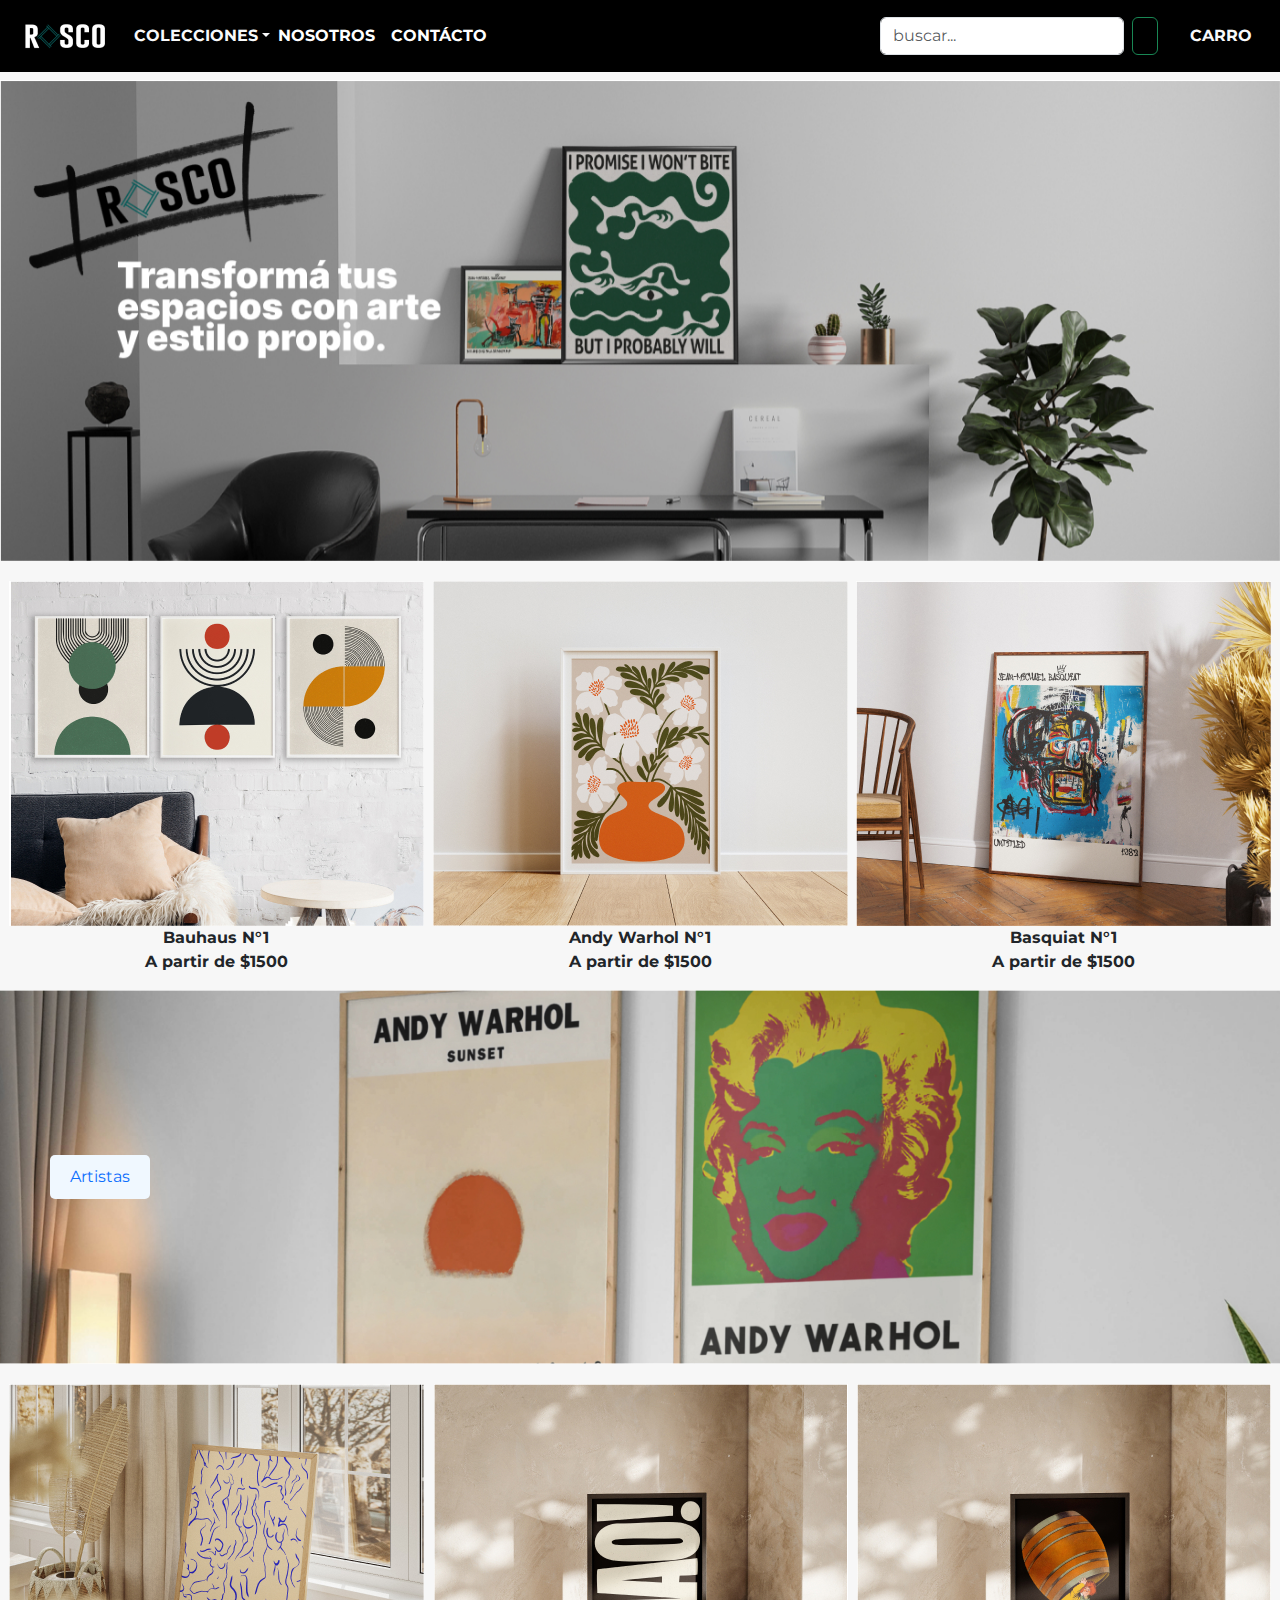
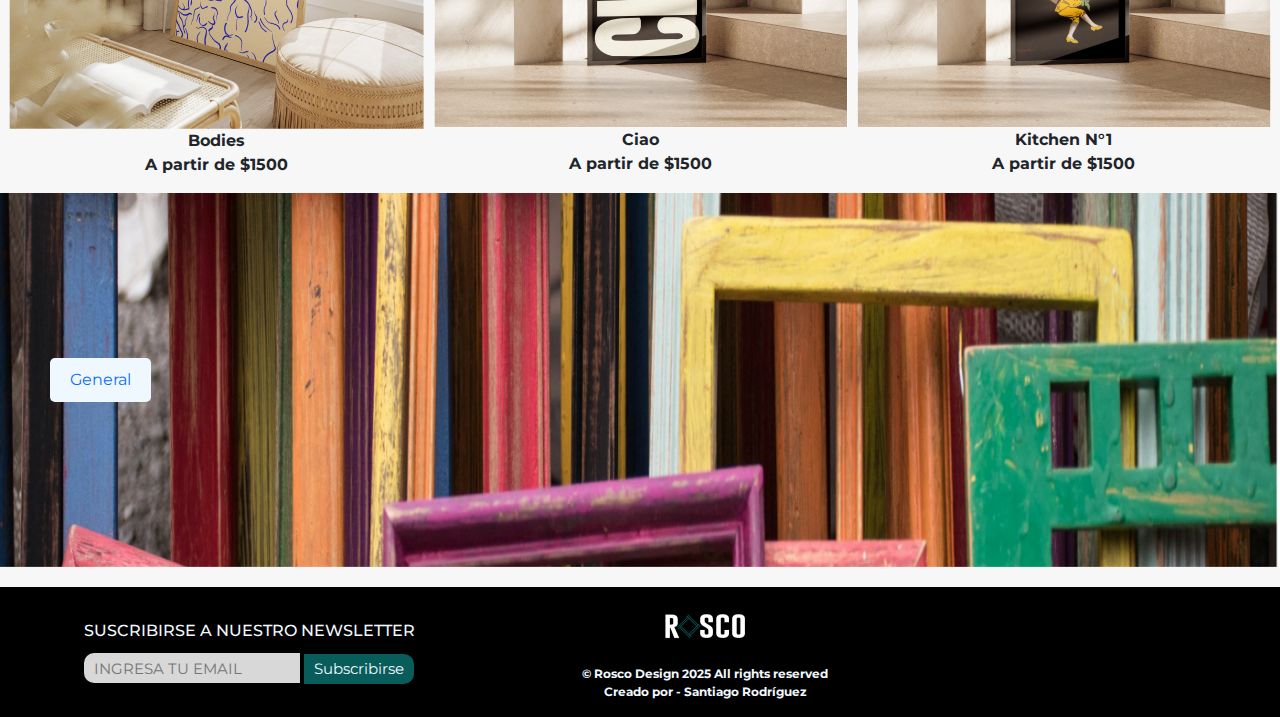
<file: index.html>
<!DOCTYPE html>
<html lang="en">
<head>
    <meta charset="UTF-8">
    
    <meta name="viewport" content="width=device-width, initial-scale=1.0">
    
    <meta name="description" content="Descubre cuadros únicos y personalizados, de artistas y diferentes posters originales. Transforma tus paredes con arte decorativo de alta calidad. Compra online cuadros modernos, minimalistas y exclusivos para tu hogar u oficina. ¡Envíos rápidos y precios accesibles!"> 
    <meta name="keywords" content="CUADROS, POSTERS, DECORACIÓN DE HOGAR, CUADROS PERSONALIZADOS, CUADROS MODERNOS">
    <meta name="author" content="Santiago R. F.">
    <!-- <meta name="og:image" content=""> -->
    
    <!-- LIBRERIA DE ICONOS FOTNAWSOME -->
    <link rel="stylesheet" href="https://cdnjs.cloudflare.com/ajax/libs/font-awesome/6.7.1/css/all.min.css" integrity="sha512-5Hs3dF2AEPkpNAR7UiOHba+lRSJNeM2ECkwxUIxC1Q/FLycGTbNapWXB4tP889k5T5Ju8fs4b1P5z/iB4nMfSQ==" crossorigin="anonymous" referrerpolicy="no-referrer" />

    <link rel="stylesheet" href="	https://cdn.jsdelivr.net/npm/bootstrap@5.3.3/dist/css/bootstrap.min.css">
    
    <!-- ENLACES A ESTILOS Y TITULO -->
    <link rel="shortcut icon" href="icons/favicon.ico" type="image/x-icon">
    <title>Home</title>
    <link rel="stylesheet" type="text/css" href="CSS/style.css">
</head>

<body  id="bodyIndex">

    <!---------------------- ESTRUCTURA N°1= header/nav -->
    <!-- contenedor padre el cual ocuparia toda la navegacion -->
<header id="header">

    <nav id="navbar" class="navbar navbar-expand-lg navbar-dark text-light  ">
        <section class="container-fluid">
            <a class="navbar-brand active" href="#"><img src="./icons/logoWhite1.png" alt="logo-navbar"></a>
            
            <button class="navbar-toggler" type="button" data-bs-toggle="collapse" data-bs-target="#navbarSupportedContent" aria-controls="navbarSupportedContent" aria-expanded="false" aria-label="Toggle navigation">
            <span class="navbar-toggler-icon"></span>
            </button>
            
            <article class="collapse navbar-collapse " id="navbarSupportedContent">
                <li class="nav-item dropdown ">
                
                    <a class="nav-link dropdown-toggle" href="pages/colecciones.html" role="button" data-bs-toggle="dropdown" aria-expanded="false">COLECCIONES</a>
                    
                    <ul class="dropdown-menu dropdown-menu-dark">
                        <li><a class="dropdown-item" href="pages/colecciones.html">General</a></li>
                        
                        <li><a class="dropdown-item" href="pages/ilustraciones.html">Ilustraciones</a></li>

                        <li><a class="dropdown-item" href="pages/botanica.html">Botánica</a></li>

                        <li><a class="dropdown-item" href="pages/artistas.html">Artistas</a></li>

                        <li><a class="dropdown-item" href="pages/abstractos.html">Abstractos</a></li>
                    </ul>
                </li>

                <ul class="navbar-nav me-auto mb-2 mb-lg-0 navbar-dark ">
                    <li class="nav-item">
                        <a class="nav-link text-white" aria-current="page" href="pages/sobrenosotros.html">NOSOTROS</a>
                    </li>
                
                    <li class="nav-item">
                        <a class="nav-link text-white" href="pages/contacto.html">CONTÁCTO</a>
                    </li>
                    
                </ul>

                <form class="d-flex" role="search">
                    <input class="form-control me-2" type="search" placeholder="buscar..." aria-label="Search">
                    
                    <button class="btn btn-outline-success" type="submit"><i class="fa-solid fa-magnifying-glass" style="color: #ffffff;"></i></button>
                </form>
                
                <li class="nav-item m-3">
                    <a class="nav-link" href="pages/carritodecompras.html"><i class="fa-solid fa-bag-shopping m-2" style="color: #ffffff;" ></i>CARRO</a>
                </li>
            </article>
        </section>
    </nav>
</header>

    <!------------------ ESTRUCTURA N°2= main -->
<main id="mainIndex">

    <section id="carouselExampleSlidesOnly" class="carousel slide bannerIndex" data-bs-ride="carousel">
        <articule class="carousel-inner">
            <div class="carousel-item active">
                <img src="images/bannerindex.jpg" class="d-block w-100" alt="Bannerincio">
            </div>
            <div class="carousel-item">
                <img src="images/bannerindexb.jpg" class="d-block w-100" alt="banneringreso">
            </div>
            <div class="carousel-item">
                <img src="images/bannerindexc.jpg" class="d-block w-100" alt="bannerpromo">
            </div>
        </articule>
    </section>



    <section class="mainBoxIndex ">

        
        <article>
            <a href="pages/artistas.html"><img class="img-fluid indexImg1" src="images/coleccion1.jpg" alt="abstractos" title="abstractos"></a> 
            <p>Bauhaus N°1 <br>A partir de $1500</p>
        </article>

        <article>
            <a href="pages/artistas.html"><img class="img-fluid" src="images/botanica10.jpg"  alt="florales" title="florales"></a>
            <p>Andy Warhol N°1<br>A partir de $1500</p>
        </article>

        <article>
            <a href="pages/artistas.html"><img  class="img-fluid" src="images/coleccion3.jpg" alt="artistas" title="artistas"></a>
            <p>Basquiat N°1<br>A partir de $1500</p>
        </article>
    </section>

    <section class="mainBoxIndex1 ">

        <img src="images/subbanner1.jpg" class="img-fluid" alt="artistas" title="Artistas">
        <a href="pages/artistas.html"><button><a href="pages/artistas.html">Artistas</a></button></a>
    </section>


    <section class="mainBoxIndex2">


        <article>
            <a href="pages/ilustraciones.html"><img class="img-fluid" src="images/coleccion4.jpg" alt="ilustraciones" title="ilustraciones1"></a>
            <p>Bodies<br>A partir de $1500</p>
        </article>

        <article>            
            <a href="pages/ilustraciones.html"><img class="img-fluid" src="images/coleccion5.jpg" alt="tipográficos" title="tipográficos1"></a>
            <p>Ciao<br>A partir de $1500</p>
        </article>

        <article>
            <a href="pages/proximamente.html"><img class="img-fluid" src="images/coleccion6.jpg" alt="cocina" title="cocina1"></a>
            <p>Kitchen N°1<br>A partir de $1500</p>
        </article>

    </section >

    <section class="mainBoxIndex3">

        <img class="img-fluid" src="images/subbanner2.jpg" alt="">
        <a href="pages/colecciones.html"><button class="indexButtonAncla2"><a href="pages/colecciones.html">General</a></button></a>
    </section>
</main>

    <!-- ESTRUCTURA N°3= footer -->
<footer id="footer">

    <section class="footerNewsletter">

            <article class="footerNewsletterTitle">
                <h6>SUSCRIBIRSE A NUESTRO NEWSLETTER</h6>
            </article>

            <form action="/action_page.php" method="post">
                <input type="text" placeholder="INGRESA TU EMAIL">
                <button type="submit">Subscribirse</button>
            </form>

    </section>

    <section class="footerLogo">
            
            <article>
            
                <img src="icons/logoWhite1.png" alt="icono-footer">

            </article>

            <article class="footerCopy">
                <h7 >&copy; Rosco Design 2025 All rights reserved</h7>
                <h7 >Creado por - Santiago Rodríguez</h7>
            </article>
    </section>

    <section class="footerRedes">

        <!-- TARGET:BLANK LO QUE HACE ES QUE AL HACER CLICK NOS ABRE UNA PESTAÑA NUEVA EVITANDO EL REDIRECCIONAMIENTO DE LA MISMA PESTAÑA -->
            <article class="footerRedesSociales">
                <a href="https://www.instagram.com/rosco.uy/" target="_blank"><i class="fa-brands fa-instagram" style="color: #085c5a;"></i></a>

                <a href="https://www.facebook.com/" target="_blank"><i class="fa-brands fa-facebook" style="color: #085c5a;"></i></a>

                <a href="https://www.youtube.com/" target="_blank"><i class="fa-brands fa-youtube" style="color: #085c5a;"></i></a>

                <a href="https://www.tiktok.com/explore" target="_blank"><i class="fa-brands fa-tiktok" style="color: #085c5a;"></i></a>
            </article>

            <article class="footerPagos">

                <i class="fa-brands fa-cc-visa" style="color: #6a6a6a;"></i>

                <i class="fa-brands fa-cc-mastercard" style="color: #6a6a6a;"></i>

                <i class="fa-brands fa-cc-paypal" style="color: #6a6a6a;"></i>
            </article>

    </section>

    </footer>

    <script src="https://cdn.jsdelivr.net/npm/bootstrap@5.3.3/dist/js/bootstrap.bundle.min.js">
    </script>
</body>
</html>
</file>
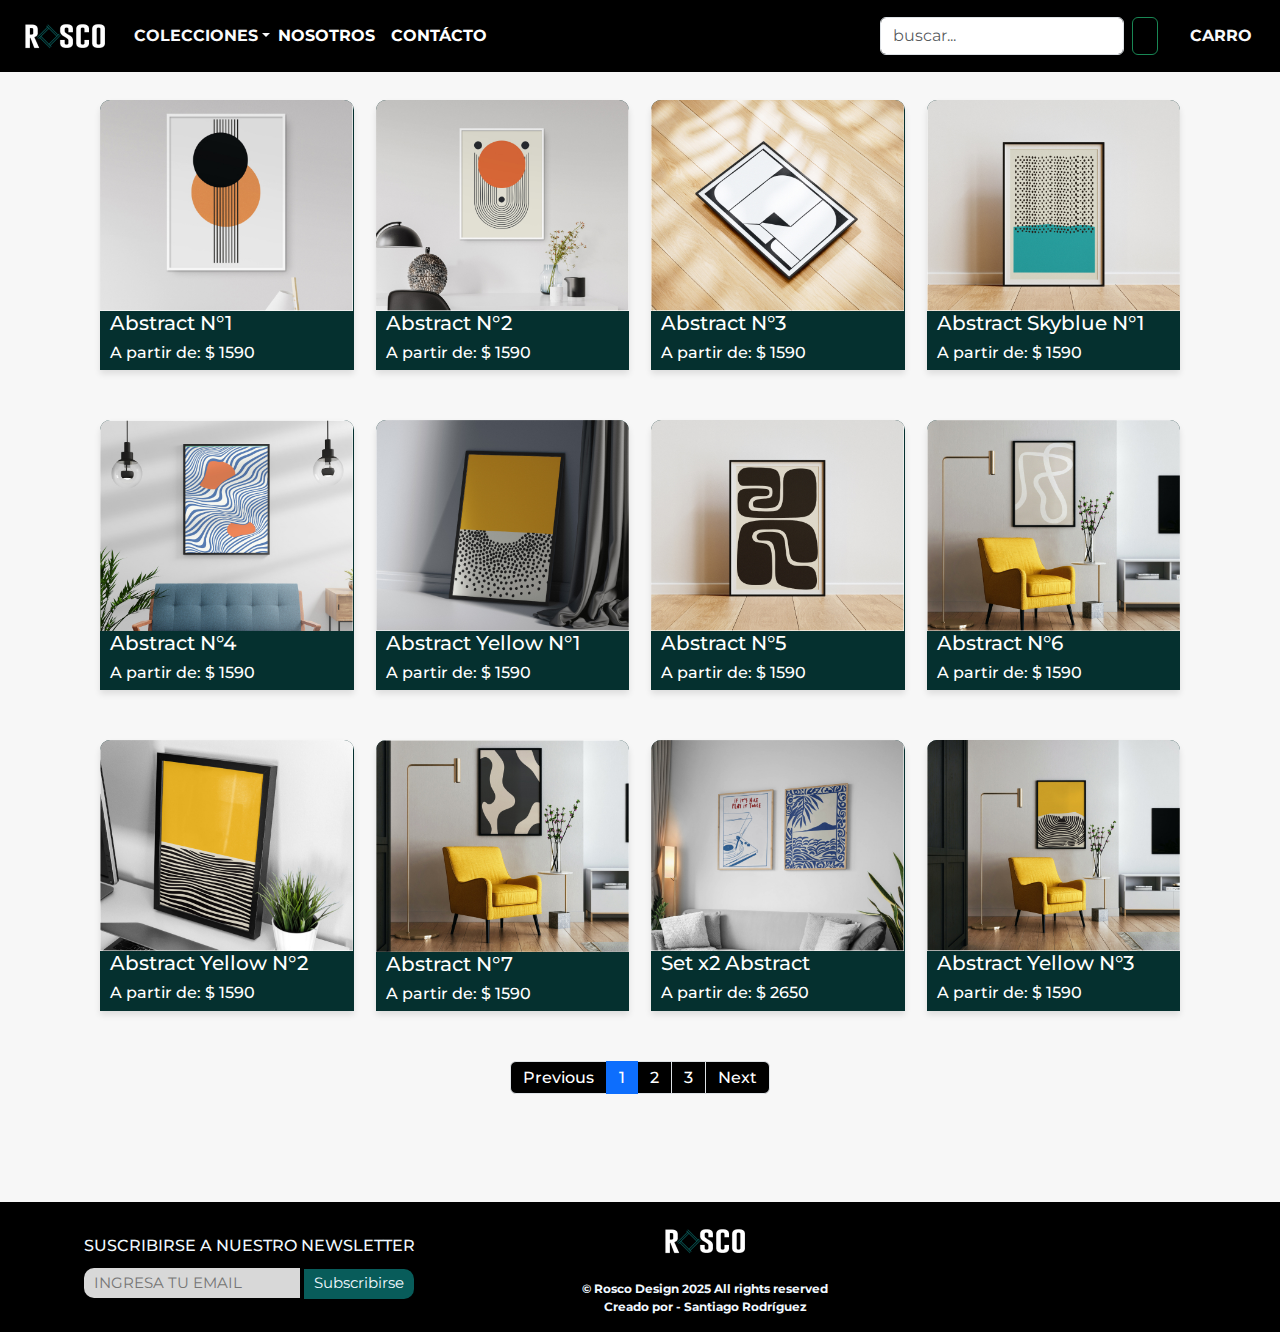
<file: pages/abstractos.html>
<!DOCTYPE html>
<html lang="en">
<head>
    <meta charset="UTF-8">
    <meta name="viewport" content="width=device-width, initial-scale=1.0">
    <meta name="description" content="Encontraras diferentes colecciones de cuadros que se adaptaran a tus gustos y a los de muchas personas, con una variedad muy grande y que actualmente sigue creciendo."> 
    <meta name="keywords" content="CUADROS, POSTERS, ABSTRACTOS, COCINA, ILUSTRACIONES, DECORATIVOS, COLECCIONES, ARTISTAS, BOTÁNICA">
    <meta name="author" content="Santiago R. F.">

        <!-- LIBRERIA DE ICONOS FOTNAWSOME -->
        <link rel="stylesheet" href="https://cdnjs.cloudflare.com/ajax/libs/font-awesome/6.7.1/css/all.min.css" integrity="sha512-5Hs3dF2AEPkpNAR7UiOHba+lRSJNeM2ECkwxUIxC1Q/FLycGTbNapWXB4tP889k5T5Ju8fs4b1P5z/iB4nMfSQ==" crossorigin="anonymous" referrerpolicy="no-referrer" />
        
        <link rel="stylesheet" href="	https://cdn.jsdelivr.net/npm/bootstrap@5.3.3/dist/css/bootstrap.min.css">

        <!-- ENLACES A ESTILOS Y TITULO -->
        <link rel="shortcut icon" href="../icons/favicon.ico" type="image/x-icon">

    <title>Abstractos</title>
    <link rel="stylesheet" type="text/css" href="../CSS/style.css">
</head>


<body id="bodyAbstractos">
    <!-- ESTRUCTURA N°1= header/nav -->
<header id="header">

    <nav id="navbar" class="navbar navbar-expand-lg navbar-dark text-light  ">
        <div class="container-fluid">
            <a class="navbar-brand" href="../index.html"><img src="../icons/logoWhite1.png" alt="logo-navbar"></a>
            
            <button class="navbar-toggler" type="button" data-bs-toggle="collapse" data-bs-target="#navbarSupportedContent" aria-controls="navbarSupportedContent" aria-expanded="false" aria-label="Toggle navigation">
            <span class="navbar-toggler-icon"></span>
            </button>
            
            <div class="collapse navbar-collapse " id="navbarSupportedContent">
                <li class="nav-item dropdown ">
                
                    <a class="nav-link dropdown-toggle" href="colecciones.html" role="button" data-bs-toggle="dropdown" aria-expanded="false">COLECCIONES</a>
                    
                    <ul class="dropdown-menu dropdown-menu-dark">
                        <li><a class="dropdown-item" href="colecciones.html">General</a></li>
                        
                        <li><a class="dropdown-item" href="ilustraciones.html">Ilustraciones</a></li>

                        <li><a class="dropdown-item" href="botanica.html">Botánica</a></li>

                        <li><a class="dropdown-item" href="artistas.html">Artistas</a></li>

                        <li><a class="dropdown-item active" href="#">Abstractos</a></li>
                    </ul>
                </li>

                <ul class="navbar-nav me-auto mb-2 mb-lg-0 navbar-dark ">
                    <li class="nav-item">
                        <a class="nav-link text-white" aria-current="page" href="sobrenosotros.html">NOSOTROS</a>
                    </li>
                
                    <li class="nav-item">
                        <a class="nav-link text-white" href="contacto.html">CONTÁCTO</a>
                    </li>
                    
                </ul>

                <form class="d-flex" role="search">
                    <input class="form-control me-2" type="search" placeholder="buscar..." aria-label="Search">
                    
                    <button class="btn btn-outline-success" type="submit"><i class="fa-solid fa-magnifying-glass" style="color: #ffffff;"></i></button>
                </form>
                
                <li class="nav-item m-3">
                    <a class="nav-link active" href="carritodecompras.html"><i class="fa-solid fa-bag-shopping m-2" style="color: #ffffff;" ></i>CARRO</a>
                </li>
            </div>
        </div>
    </nav>
</header>
    
    <!-- ESTRUCTURA N°2= main -->
    <main id="mainCardsColecciones">
        
        <section class="mainCardsColecciones1">
            <article class="mainCardAbstractos1">
                <a href="proximamente.html"><img class="img-fluid" src="../images/abstractos1.jpg" alt=""></a>
                <div class="mainColeccionesTextos"> 
                    <h5><a href="proximamente.html"></a>Abstract N°1</h5>
                    <h6><a href="proximamente.html"></a>A partir de: $ 1590</h6>
                </div>

            </article>

            <article class="mainCardAbstractos2">
                <a href="proximamente.html"><img class="img-fluid" src="../images/abstractos2.jpg" alt=""></a>
                <div class="mainColeccionesTextos"> 
                    <h5><a href=""></a>Abstract N°2</h5>
                    <h6><a href=""></a>A partir de: $ 1590</h6>
                </div>

            </article>

            <article class="mainCardAbstractos3">
                <a href=""><img class="img-fluid" src="../images/abstractos3.jpg" alt=""></a>
                <div class="mainColeccionesTextos"> 
                    <h5><a href=""></a>Abstract N°3</h5>
                    <h6><a href=""></a>A partir de: $ 1590</h6>
                </div>

            </article>
            
            <article class="mainCardAbstractos4">
                <a href="proximamente.html"><img class="img-fluid" src="../images/abstractos4.jpg" alt=""></a>
                <div class="mainColeccionesTextos"> 
                    <h5><a href=""></a>Abstract Skyblue N°1</h5>
                    <h6><a href=""></a>A partir de: $ 1590</h6>
                </div>

            </article>
            
        </section>

        <section class="mainCardsColecciones2">
            <article class="mainCardAbstractos5">
                <a href="proximamente.html"><img class="img-fluid" src="../images/abstractos5.jpg" alt=""></a>
                <div class="mainColeccionesTextos"> 
                    <h5><a href=""></a>Abstract N°4</h5>
                    <h6><a href=""></a>A partir de: $ 1590</h6>
                </div>

            </article>

            <article class="mainCardAbstractos6">
                <a href="proximamente.html"><img class="img-fluid" src="../images/abstractos6.jpg" alt=""></a>
                <div class="mainColeccionesTextos"> 
                    <h5><a href=""></a>Abstract Yellow N°1</h5>
                    <h6><a href=""></a>A partir de: $ 1590</h6>
                </div>

            </article>

            <article class="mainCardAbstractos7">
                <a href="proximamente.html"><img class="img-fluid" src="../images/abstractos7.jpg" alt=""></a>
                <div class="mainColeccionesTextos"> 
                    <h5><a href=""></a>Abstract N°5</h5>
                    <h6><a href=""></a>A partir de: $ 1590</h6>
                </div>

            </article>
            
            <article class="mainCardAbstractos8">
                <a href="proximamente.html"><img class="img-fluid" src="../images/abstractos8.jpg" alt=""></a>
                <div class="mainColeccionesTextos"> 
                    <h5><a href=""></a>Abstract N°6</h5>
                    <h6><a href=""></a>A partir de: $ 1590</h6>
                </div>

            </article>
        </section>
        
        <section class="mainCardsColecciones3">
            <article class="mainCardAbstractos9">
                <a href="proximamente.html"><img class="img-fluid" src="../images/abstractos9.jpg" alt=""></a>
                <div class="mainColeccionesTextos"> 
                    <h5><a href=""></a>Abstract Yellow N°2</h5>
                    <h6><a href=""></a>A partir de: $ 1590</h6>
                </div>

            </article>

            <article class="mainCardAbstractos10">
                <a href="proximamente.html"><img class="img-fluid" src="../images/abstractos10.jpg" alt=""></a>

                <div class="mainColeccionesTextos"> 
                    <h5><a href=""></a>Abstract N°7</h5>
                    <h6><a href=""></a>A partir de: $ 1590</h6>
                </div>

            </article>

            <article class="mainCardAbstractos11">
                <a href="proximamente.html"><img class="img-fluid" src="../images/abstractos11.jpg" alt=""></a>
                <div class="mainColeccionesTextos"> 
                    <h5><a href=""></a>Set x2 Abstract</h5>
                    <h6><a href=""></a>A partir de: $ 2650</h6>
                </div>

            </article>
            
            <article class="mainCardAbstractos12">
                <a href="proximamente.html"><img class="img-fluid" src="../images/abstractos12.jpg" alt=""></a>
                <div class="mainColeccionesTextos"> 
                    <h5><a href=""></a>Abstract Yellow N°3</h5>
                    <h6><a href=""></a>A partir de: $ 1590</h6>
                </div>

            </article>
        </section>   
        
        <nav >
            <ul class="pagination justify-content-center h5 ">
                <li class="page-item disabled "><a class="page-link bg-black text-white">Previous</a></li>
                
                <li class="page-item bg-dark active "><a class="page-link " href="#">1</a></li>
                
                <li class="page-item "><a href="proximamente.html" class="page-link bg-black text-white" href="#">2</a></li>
                
                <li class="page-item"><a href="proximamente.html" class="page-link bg-black text-white" href="#">3</a></li>
                
                <li class="page-item"><a href="proximamente.html" class="page-link bg-black text-white" href="#">Next</a></li>
            </ul>
        </nav>

    </main>
    
    <!-- ESTRUCTURA N°3= footer -->
    <footer id="footer">

        <section class="footerNewsletter">
    
                <article class="footerNewsletterTitle">
                    <h6>SUSCRIBIRSE A NUESTRO NEWSLETTER</h6>
                </article>
    
                <form action="/action_page.php" method="post">
                    <input type="text" placeholder="INGRESA TU EMAIL">
                    <button type="submit">Subscribirse</button>
                </form>
    
    
        </section>
    
        <section class="footerLogo">
                
                <article>
                
                    <img src="../icons/logoWhite1.png" alt="icono-footer">
    
                </article>
    
                <article class="footerCopy">
                    <h7 >&copy; Rosco Design 2025 All rights reserved</h7>
                    <h7 >Creado por - Santiago Rodríguez</h7>
                </article>
        </section>
    
        <section class="footerRedes">
    
            <!-- TARGET:BLANK LO QUE HACE ES QUE AL HACER CLICK NOS ABRE UNA PESTAÑA NUEVA EVITANDO EL REDIRECCIONAMIENTO DE LA MISMA PESTAÑA -->
                <article class="footerRedesSociales">
                    <a href="https://www.instagram.com/rosco.uy/" target="_blank"><i class="fa-brands fa-instagram" style="color: #085c5a;"></i></a>
    
                    <a href="https://www.facebook.com/" target="_blank"><i class="fa-brands fa-facebook" style="color: #085c5a;"></i></a>
    
                    <a href="https://www.youtube.com/" target="_blank"><i class="fa-brands fa-youtube" style="color: #085c5a;"></i></a>
    
                    <a href="https://www.tiktok.com/explore" target="_blank"><i class="fa-brands fa-tiktok" style="color: #085c5a;"></i></a>
                </article>
    
                <article class="footerPagos">
    
                    <i class="fa-brands fa-cc-visa" style="color: #6a6a6a;"></i>
    
                    <i class="fa-brands fa-cc-mastercard" style="color: #6a6a6a;"></i>
    
                    <i class="fa-brands fa-cc-paypal" style="color: #6a6a6a;"></i>
                </article>
    
        </section>
    
        </footer>
<script src="https://cdn.jsdelivr.net/npm/bootstrap@5.3.3/dist/js/bootstrap.bundle.min.js">
</script>

</body>
</html>
</file>
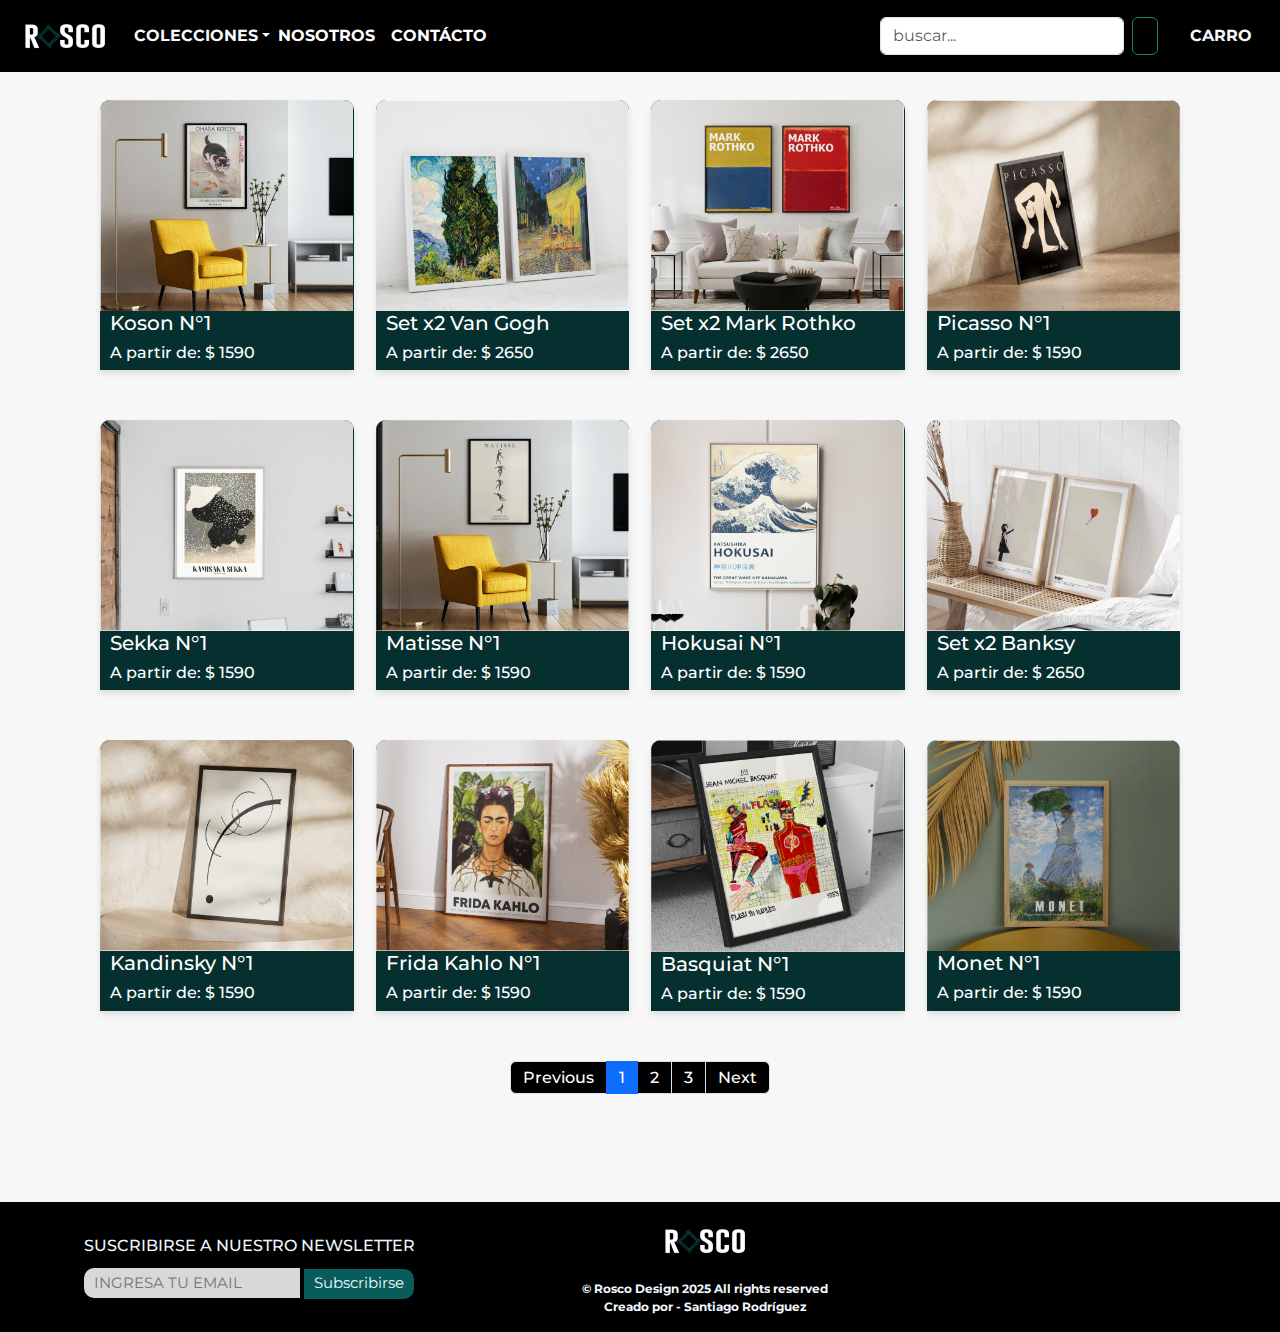
<file: pages/artistas.html>
<!DOCTYPE html>
<html lang="en">
<head>
    <meta charset="UTF-8">
    <meta name="viewport" content="width=device-width, initial-scale=1.0">
    <meta name="description" content="Encontraras diferentes colecciones de cuadros que se adaptaran a tus gustos y a los de muchas personas, con una variedad muy grande y que actualmente sigue creciendo."> 
    <meta name="keywords" content="CUADROS, POSTERS, ABSTRACTOS, COCINA, ILUSTRACIONES, DECORATIVOS, COLECCIONES, ARTISTAS, BOTÁNICA">
    <meta name="author" content="Santiago R. F.">

        <!-- LIBRERIA DE ICONOS FOTNAWSOME -->
        <link rel="stylesheet" href="https://cdnjs.cloudflare.com/ajax/libs/font-awesome/6.7.1/css/all.min.css" integrity="sha512-5Hs3dF2AEPkpNAR7UiOHba+lRSJNeM2ECkwxUIxC1Q/FLycGTbNapWXB4tP889k5T5Ju8fs4b1P5z/iB4nMfSQ==" crossorigin="anonymous" referrerpolicy="no-referrer" />
        
        <link rel="stylesheet" href="	https://cdn.jsdelivr.net/npm/bootstrap@5.3.3/dist/css/bootstrap.min.css">

        <!-- ENLACES A ESTILOS Y TITULO -->
        <link rel="shortcut icon" href="../icons/favicon.ico" type="image/x-icon">

    <title>Artistas</title>
    <link rel="stylesheet" type="text/css" href="../CSS/style.css">
</head>


<body id="bodyArtistas">
    <!-- ESTRUCTURA N°1= header/nav -->
    <header id="header">

        <nav id="navbar" class="navbar navbar-expand-lg navbar-dark text-light  ">
            <div class="container-fluid">
                <a class="navbar-brand" href="../index.html"><img src="../icons/logoWhite1.png" alt="logo-navbar"></a>
                
                <button class="navbar-toggler" type="button" data-bs-toggle="collapse" data-bs-target="#navbarSupportedContent" aria-controls="navbarSupportedContent" aria-expanded="false" aria-label="Toggle navigation">
                <span class="navbar-toggler-icon"></span>
                </button>
                
                <div class="collapse navbar-collapse " id="navbarSupportedContent">
                    <li class="nav-item dropdown ">
                    
                        <a class="nav-link dropdown-toggle" href="colecciones.html" role="button" data-bs-toggle="dropdown" aria-expanded="false">COLECCIONES</a>
                        
                        <ul class="dropdown-menu dropdown-menu-dark">
                            <li><a class="dropdown-item" href="colecciones.html">General</a></li>
                            
                            <li><a class="dropdown-item" href="ilustraciones.html">Ilustraciones</a></li>
    
                            <li><a class="dropdown-item" href="botanica.html">Botánica</a></li>
    
                            <li><a class="dropdown-item active" href="#">Artistas</a></li>
    
                            <li><a class="dropdown-item" href="abstractos.html">Abstractos</a></li>
                        </ul>
                    </li>
    
                    <ul class="navbar-nav me-auto mb-2 mb-lg-0 navbar-dark ">
                        <li class="nav-item">
                            <a class="nav-link text-white" aria-current="page" href="sobrenosotros.html">NOSOTROS</a>
                        </li>
                    
                        <li class="nav-item">
                            <a class="nav-link text-white" href="contacto.html">CONTÁCTO</a>
                        </li>
                        
                    </ul>
    
                    <form class="d-flex" role="search">
                        <input class="form-control me-2" type="search" placeholder="buscar..." aria-label="Search">
                        
                        <button class="btn btn-outline-success" type="submit"><i class="fa-solid fa-magnifying-glass" style="color: #ffffff;"></i></button>
                    </form>
                    
                    <li class="nav-item m-3">
                        <a class="nav-link active" href="carritodecompras.html"><i class="fa-solid fa-bag-shopping m-2" style="color: #ffffff;" ></i>CARRO</a>
                    </li>
                </div>
            </div>
        </nav>
</header>
    
    <!-- ESTRUCTURA N°2= main -->
    <main id="mainCardsColecciones">
        
        <section class="mainCardsColecciones1">
            <article class="mainCardArtistas1">
                <a href="proximamente.html"><img class="img-fluid" src="../images/artistas1.jpg" alt=""></a>
                <div class="mainColeccionesTextos"> 
                    <h5><a href=""></a>Koson N°1</h5>
                    <h6><a href=""></a>A partir de: $ 1590</h6>
                </div>

            </article>

            <article class="mainCardArtistas2">
                <a href="proximamente.html"><img class="img-fluid" src="../images/artistas2.jpg" alt=""></a>
                <div class="mainColeccionesTextos"> 
                    <h5><a href=""></a>Set x2 Van Gogh</h5>
                    <h6><a href=""></a>A partir de: $ 2650 </h6>
                </div>

            </article>

            <article class="mainCardArtistas3">
                <a href="proximamente.html"><img class="img-fluid" src="../images/artistas3.jpg" alt=""></a>
                <div class="mainColeccionesTextos"> 
                    <h5><a href=""></a>Set x2 Mark Rothko</h5>
                    <h6><a href=""></a>A partir de: $ 2650</h6>
                </div>

            </article>
            
            <article class="mainCardArtistas4">
                <a href="proximamente.html"><img class="img-fluid" src="../images/artistas4.jpg" alt=""></a>
                <div class="mainColeccionesTextos"> 
                    <h5><a href=""></a>Picasso N°1</h5>
                    <h6><a href=""></a>A partir de: $ 1590</h6>
                </div>

            </article>
            
        </section>

        <section class="mainCardsColecciones2">
            <article class="mainCardArtistas5">
                <a href="proximamente.html"><img class="img-fluid" src="../images/artistas5.jpg" alt=""></a>
                <div class="mainColeccionesTextos"> 
                    <h5><a href=""></a>Sekka N°1</h5>
                    <h6><a href=""></a>A partir de: $ 1590</h6>
                </div>

            </article>

            <article class="mainCardArtistas6">
                <a href="proximamente.html"><img class="img-fluid" src="../images/artistas6.jpg" alt=""></a>
                <div class="mainColeccionesTextos"> 
                    <h5><a href=""></a>Matisse N°1</h5>
                    <h6><a href=""></a>A partir de: $ 1590</h6>
                </div>

            </article>

            <article class="mainCardArtistas7">
                <a href="proximamente.html"><img class="img-fluid" src="../images/artistas7.jpg" alt=""></a>
                <div class="mainColeccionesTextos"> 
                    <h5><a href=""></a>Hokusai N°1</h5>
                    <h6><a href=""></a>A partir de: $ 1590</h6>
                </div>

            </article>
            
            <article class="mainCardArtistas8">
                <a href="proximamente.html"><img class="img-fluid" src="../images/artistas8.jpg" alt=""></a>
                <div class="mainColeccionesTextos"> 
                    <h5><a href=""></a>Set x2 Banksy</h5>
                    <h6><a href=""></a>A partir de: $ 2650</h6>
                </div>

            </article>
        </section>
        
        <section class="mainCardsColecciones3">
            <article class="mainCardArtistas9">
                <a href="proximamente.html"><img class="img-fluid" src="../images/artistas9.jpg" alt=""></a>
                <div class="mainColeccionesTextos"> 
                    <h5><a href=""></a>Kandinsky N°1</h5>
                    <h6><a href=""></a>A partir de: $ 1590</h6>
                </div>

            </article>

            <article class="mainCardArtistas10">
                <a href="proximamente.html"><img class="img-fluid" src="../images/artistas10.jpg" alt=""></a>

                <div class="mainColeccionesTextos"> 
                    <h5><a href=""></a>Frida Kahlo N°1</h5>
                    <h6><a href=""></a>A partir de: $ 1590</h6>
                </div>

            </article>

            <article class="mainCardArtistas11">
                <a href="proximamente.html"><img class="img-fluid" src="../images/artistas11.jpg" alt=""></a>
                <div class="mainColeccionesTextos"> 
                    <h5><a href=""></a>Basquiat N°1</h5>
                    <h6><a href=""></a>A partir de: $ 1590</h6>
                </div>

            </article>
            
            <article class="mainCardArtistas12">
                <a href="proximamente.html"><img class="img-fluid" src="../images/artistas12.jpg" alt=""></a>
                <div class="mainColeccionesTextos"> 
                    <h5><a href=""></a>Monet N°1</h5>
                    <h6><a href=""></a>A partir de: $ 1590</h6>
                </div>

            </article>
        </section>

        <nav >
            <ul class="pagination justify-content-center h5 ">
                <li class="page-item disabled "><a class="page-link bg-black text-white">Previous</a></li>
                
                <li class="page-item bg-dark active "><a class="page-link " href="#">1</a></li>
                
                <li class="page-item "><a href="proximamente.html" class="page-link bg-black text-white" href="#">2</a></li>
                
                <li class="page-item"><a href="proximamente.html" class="page-link bg-black text-white" href="#">3</a></li>
                
                <li class="page-item"><a href="proximamente.html" class="page-link bg-black text-white" href="#">Next</a></li>
            </ul>
        </nav>
    </main>
    
    <!-- ESTRUCTURA N°3= footer -->
    <footer id="footer">

        <section class="footerNewsletter">
    
                <article class="footerNewsletterTitle">
                    <h6>SUSCRIBIRSE A NUESTRO NEWSLETTER</h6>
                </article>
    
                <form action="/action_page.php" method="post">
                    <input type="text" placeholder="INGRESA TU EMAIL">
                    <button type="submit">Subscribirse</button>
                </form>
    
    
        </section>
    
        <section class="footerLogo">
                
                <article>
                
                    <img src="../icons/logoWhite1.png" alt="icono-footer">
    
                </article>
    
                <article class="footerCopy">
                    <h7 >&copy; Rosco Design 2025 All rights reserved</h7>
                    <h7 >Creado por - Santiago Rodríguez</h7>
                </article>
        </section>
    
        <section class="footerRedes">
    
            <!-- TARGET:BLANK LO QUE HACE ES QUE AL HACER CLICK NOS ABRE UNA PESTAÑA NUEVA EVITANDO EL REDIRECCIONAMIENTO DE LA MISMA PESTAÑA -->
                <article class="footerRedesSociales">
                    <a href="https://www.instagram.com/rosco.uy/" target="_blank"><i class="fa-brands fa-instagram" style="color: #085c5a;"></i></a>
    
                    <a href="https://www.facebook.com/" target="_blank"><i class="fa-brands fa-facebook" style="color: #085c5a;"></i></a>
    
                    <a href="https://www.youtube.com/" target="_blank"><i class="fa-brands fa-youtube" style="color: #085c5a;"></i></a>
    
                    <a href="https://www.tiktok.com/explore" target="_blank"><i class="fa-brands fa-tiktok" style="color: #085c5a;"></i></a>
                </article>
    
                <article class="footerPagos">
    
                    <i class="fa-brands fa-cc-visa" style="color: #6a6a6a;"></i>
    
                    <i class="fa-brands fa-cc-mastercard" style="color: #6a6a6a;"></i>
    
                    <i class="fa-brands fa-cc-paypal" style="color: #6a6a6a;"></i>
                </article>
    
        </section>
    
        </footer>
    

<script src="https://cdn.jsdelivr.net/npm/bootstrap@5.3.3/dist/js/bootstrap.bundle.min.js">
</script>

</body>
</html>
</file>
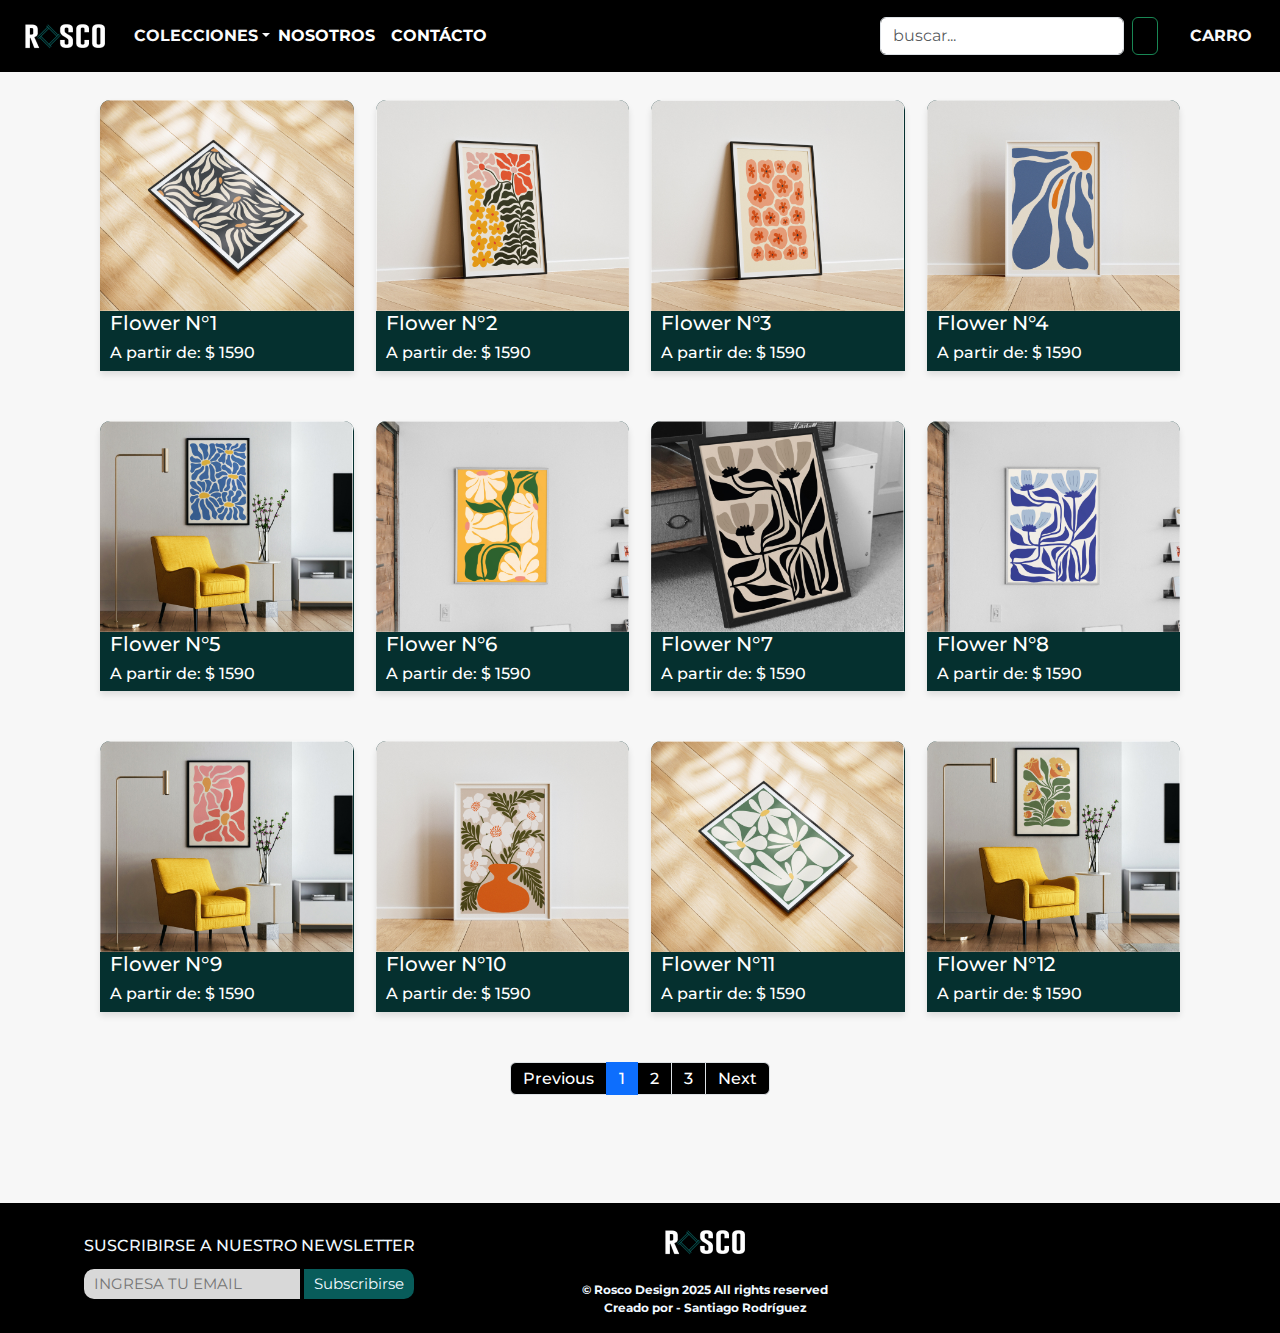
<file: pages/botanica.html>
<!DOCTYPE html>
<html lang="en">
<head>
    <meta charset="UTF-8">
    <meta name="viewport" content="width=device-width, initial-scale=1.0">
    <meta name="description" content="Encontraras diferentes colecciones de cuadros que se adaptaran a tus gustos y a los de muchas personas, con una variedad muy grande y que actualmente sigue creciendo."> 
    <meta name="keywords" content="CUADROS, POSTERS, ABSTRACTOS, COCINA, ILUSTRACIONES, DECORATIVOS, COLECCIONES, ARTISTAS, BOTÁNICA">
    <meta name="author" content="Santiago R. F.">

        <!-- LIBRERIA DE ICONOS FOTNAWSOME -->
        <link rel="stylesheet" href="https://cdnjs.cloudflare.com/ajax/libs/font-awesome/6.7.1/css/all.min.css" integrity="sha512-5Hs3dF2AEPkpNAR7UiOHba+lRSJNeM2ECkwxUIxC1Q/FLycGTbNapWXB4tP889k5T5Ju8fs4b1P5z/iB4nMfSQ==" crossorigin="anonymous" referrerpolicy="no-referrer" />
        
        <link rel="stylesheet" href="	https://cdn.jsdelivr.net/npm/bootstrap@5.3.3/dist/css/bootstrap.min.css">

        <!-- ENLACES A ESTILOS Y TITULO -->
        <link rel="shortcut icon" href="../icons/favicon.ico" type="image/x-icon">

    <title>Botánica</title>
    <link rel="stylesheet" type="text/css" href="../CSS/style.css">
</head>


<body id="bodyArtistas">
    <!-- ESTRUCTURA N°1= header/nav -->
    <header id="header">

        <nav id="navbar" class="navbar navbar-expand-lg navbar-dark text-light  ">
            <div class="container-fluid">
                <a class="navbar-brand" href="../index.html"><img src="../icons/logoWhite1.png" alt="logo-navbar"></a>
                
                <button class="navbar-toggler" type="button" data-bs-toggle="collapse" data-bs-target="#navbarSupportedContent" aria-controls="navbarSupportedContent" aria-expanded="false" aria-label="Toggle navigation">
                <span class="navbar-toggler-icon"></span>
                </button>
                
                <div class="collapse navbar-collapse " id="navbarSupportedContent">
                    <li class="nav-item dropdown ">
                    
                        <a class="nav-link dropdown-toggle" href="colecciones.html" role="button" data-bs-toggle="dropdown" aria-expanded="false">COLECCIONES</a>
                        
                        <ul class="dropdown-menu  dropdown-menu-dark">
                            <li><a class="dropdown-item" href="colecciones.html">General</a></li>
                            
                            <li><a class="dropdown-item" href="ilustraciones.html">Ilustraciones</a></li>
    
                            <li><a class="dropdown-item active" href="#">Botánica</a></li>
    
                            <li><a class="dropdown-item" href="artistas.html">Artistas</a></li>
    
                            <li><a class="dropdown-item" href="abstractos.html">Abstractos</a></li>
                        </ul>
                    </li>
    
                    <ul class="navbar-nav me-auto mb-2 mb-lg-0 navbar-dark ">
                        <li class="nav-item">
                            <a class="nav-link text-white" aria-current="page" href="sobrenosotros.html">NOSOTROS</a>
                        </li>
                    
                        <li class="nav-item">
                            <a class="nav-link text-white" href="contacto.html">CONTÁCTO</a>
                        </li>
                        
                    </ul>
    
                    <form class="d-flex" role="search">
                        <input class="form-control me-2" type="search" placeholder="buscar..." aria-label="Search">
                        
                        <button class="btn btn-outline-success" type="submit"><i class="fa-solid fa-magnifying-glass" style="color: #ffffff;"></i></button>
                    </form>
                    
                    <li class="nav-item m-3">
                        <a class="nav-link active" href="carritodecompras.html"><i class="fa-solid fa-bag-shopping m-2" style="color: #ffffff;" ></i>CARRO</a>
                    </li>
                </div>
            </div>
        </nav>
</header>
    
    <!-- ESTRUCTURA N°2= main -->
    <main id="mainCardsColecciones">
        
        <section class="mainCardsColecciones1">
            <article class="mainCardBotanica1">
                <a href="proximamente.html"><img class="img-fluid" src="../images/botanica1.jpg" alt=""> </a>               
                <div class="mainColeccionesTextos"> 
                    <h5><a href=""></a>Flower N°1</h5>
                    <h6><a href=""></a>A partir de: $ 1590</h6>
                </div>

            </article>

            <article class="mainCardBotanica2">
                <a href="proximamente.html"><img class="img-fluid" src="../images/botanica2.jpg" alt=""></a>
                <div class="mainColeccionesTextos"> 
                    <h5><a href=""></a>Flower N°2</h5>
                    <h6><a href=""></a>A partir de: $ 1590</h6>
                </div>

            </article>

            <article class="mainCardBotanica3">
                <a href="proximamente.html"><img class="img-fluid" src="../images/botanica3.jpg" alt=""></a>
                <div class="mainColeccionesTextos"> 
                    <h5><a href=""></a>Flower N°3</h5>
                    <h6><a href=""></a>A partir de: $ 1590</h6>
                </div>

            </article>
            
            <article class="mainCardBotanica4">
                <a href="proximamente.html"><img class="img-fluid" src="../images/botanica4.jpg" alt=""></a>
                <div class="mainColeccionesTextos"> 
                    <h5><a href=""></a>Flower N°4</h5>
                    <h6><a href=""></a>A partir de: $ 1590</h6>
                </div>
            </article>
            
        </section>

        <section class="mainCardsColecciones2">
            <article class="mainCardBotanica5">
                <a href="proximamente.html"><img class="img-fluid" src="../images/botanica5.jpg" alt="">  </a>  
                <div class="mainColeccionesTextos"> 
                    <h5><a href=""></a>Flower N°5</h5>
                    <h6><a href=""></a>A partir de: $ 1590</h6>
                </div>

            </article>

            <article class="mainCardBotanica6">
                <a href="proximamente.html"><img class="img-fluid" src="../images/botanica6.jpg" alt=""></a>
                <div class="mainColeccionesTextos"> 
                    <h5><a href=""></a>Flower N°6</h5>
                    <h6><a href=""></a>A partir de: $ 1590</h6>
                </div>

            </article>

            <article class="mainCardBotanica7">
                <a href="proximamente.html"><img class="img-fluid" src="../images/botanica7.jpg" alt=""></a>
                <div class="mainColeccionesTextos"> 
                    <h5><a href=""></a>Flower N°7</h5>
                    <h6><a href=""></a>A partir de: $ 1590</h6>
                </div>

            </article>
            
            <article class="mainCardBotanica8">
                <a href="proximamente.html"><img class="img-fluid" src="../images/botanica8.jpg" alt=""></a>

                <div class="mainColeccionesTextos"> 
                    <h5><a href=""></a>Flower N°8</h5>
                    <h6><a href=""></a>A partir de: $ 1590</h6>
                </div>

            </article>
        </section>
        
        <section class="mainCardsColecciones3">
            <article class="mainCardBotanica9">
                <a href="proximamente.html"><img class="img-fluid" src="../images/botanica9.jpg" alt=""></a>
                <div class="mainColeccionesTextos"> 
                    <h5><a href=""></a>Flower N°9</h5>
                    <h6><a href=""></a>A partir de: $ 1590</h6>
                </div>

            </article>

            <article class="mainCardBotanica10">
                <a href="proximamente.html"><img  class="img-fluid" src="../images/botanica10.jpg" alt=""></a>

                <div class="mainColeccionesTextos"> 
                    <h5><a href=""></a>Flower N°10</h5>
                    <h6><a href=""></a>A partir de: $ 1590</h6>
                </div>

            </article>

            <article class="mainCardBotanica11">
                <a href="proximamente.html"><img class="img-fluid" src="../images/botanica11.jpg" alt=""></a>
                <div class="mainColeccionesTextos"> 
                    <h5><a href=""></a>Flower N°11</h5>
                    <h6><a href=""></a>A partir de: $ 1590</h6>
                </div>

            </article>
            
            <article class="mainCardBotanica12">
                <a href="proximamente.html"><img  class="img-fluid" src="../images/botanica12.jpg" alt=""></a>
                <div class="mainColeccionesTextos"> 
                    <h5><a href=""></a>Flower N°12</h5>
                    <h6><a href=""></a>A partir de: $ 1590</h6>
                </div>

            </article>
        </section>

        <nav >
            <ul class="pagination justify-content-center h5 ">
                <li class="page-item disabled "><a class="page-link bg-black text-white">Previous</a></li>
                
                <li class="page-item bg-dark active "><a class="page-link " href="#">1</a></li>
                
                <li class="page-item "><a href="proximamente.html" class="page-link bg-black text-white" href="#">2</a></li>
                
                <li class="page-item"><a href="proximamente.html" class="page-link bg-black text-white" href="#">3</a></li>
                
                <li class="page-item"><a href="proximamente.html" class="page-link bg-black text-white" href="#">Next</a></li>
            </ul>
        </nav>
    </main>
    
    <!-- ESTRUCTURA N°3= footer -->
    <footer id="footer">

        <section class="footerNewsletter">
    
                <article class="footerNewsletterTitle">
                    <h6>SUSCRIBIRSE A NUESTRO NEWSLETTER</h6>
                </article>
    
                <form action="/action_page.php" method="post">
                    <input type="text" placeholder="INGRESA TU EMAIL">
                    <button type="submit">Subscribirse</button>
                </form>
    
    
        </section>
    
        <section class="footerLogo">
                
                <article>
                
                    <img src="../icons/logoWhite1.png" alt="icono-footer">
    
                </article>
    
                <article class="footerCopy">
                    <h7 >&copy; Rosco Design 2025 All rights reserved</h7>
                    <h7 >Creado por - Santiago Rodríguez</h7>
                </article>
        </section>
    
        <section class="footerRedes">
    
            <!-- TARGET:BLANK LO QUE HACE ES QUE AL HACER CLICK NOS ABRE UNA PESTAÑA NUEVA EVITANDO EL REDIRECCIONAMIENTO DE LA MISMA PESTAÑA -->
                <article class="footerRedesSociales">
                    <a href="https://www.instagram.com/rosco.uy/" target="_blank"><i class="fa-brands fa-instagram" style="color: #085c5a;"></i></a>
    
                    <a href="https://www.facebook.com/" target="_blank"><i class="fa-brands fa-facebook" style="color: #085c5a;"></i></a>
    
                    <a href="https://www.youtube.com/" target="_blank"><i class="fa-brands fa-youtube" style="color: #085c5a;"></i></a>
    
                    <a href="https://www.tiktok.com/explore" target="_blank"><i class="fa-brands fa-tiktok" style="color: #085c5a;"></i></a>
                </article>
    
                <article class="footerPagos">
    
                    <i class="fa-brands fa-cc-visa" style="color: #6a6a6a;"></i>
    
                    <i class="fa-brands fa-cc-mastercard" style="color: #6a6a6a;"></i>
    
                    <i class="fa-brands fa-cc-paypal" style="color: #6a6a6a;"></i>
                </article>
    
        </section>
    
        </footer>

<script src="https://cdn.jsdelivr.net/npm/bootstrap@5.3.3/dist/js/bootstrap.bundle.min.js">
</script>

</body>
</html>
</file>
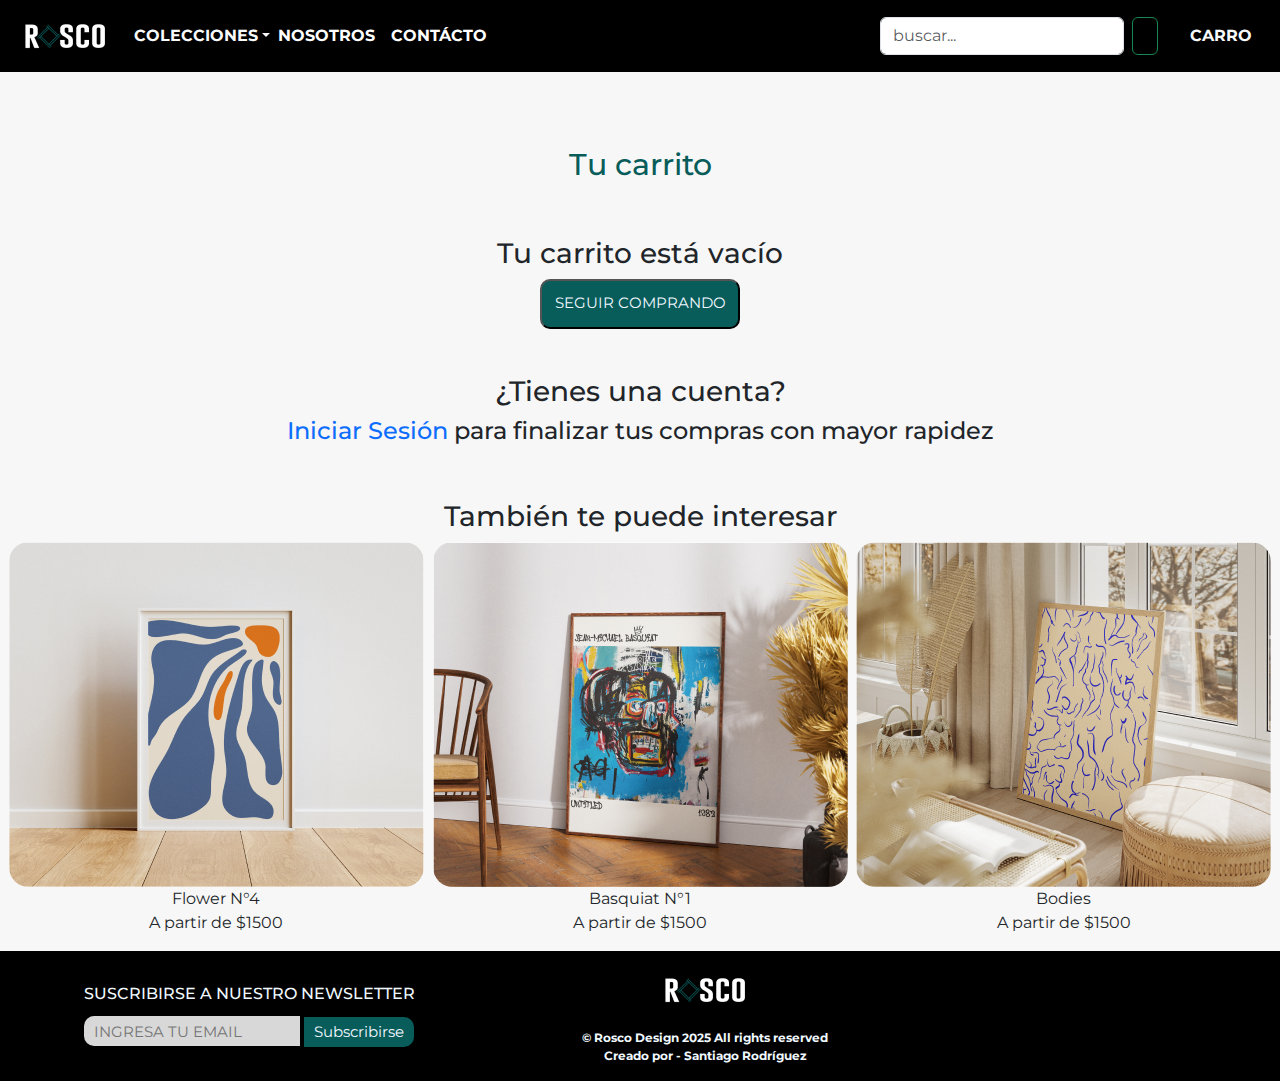
<file: pages/carritodecompras.html>
<!DOCTYPE html>
<html lang="en">
<head>
    <meta charset="UTF-8">
    <meta name="viewport" content="width=device-width, initial-scale=1.0">
    <meta name="description" content="Encontraras una manera facil, segura y rapida de comprar."> 
    <meta name="keywords" content="CUADROS, VARIEDAD, COLECCIONES, ABSTRACTOS COMPRAS, SEGURIDAD, RAPIDO, EFICAZ">
    <meta name="author" content="Santiago R. F.">
        <!-- LIBRERIA DE ICONOS FOTNAWSOME -->
        <link rel="stylesheet" href="https://cdnjs.cloudflare.com/ajax/libs/font-awesome/6.7.1/css/all.min.css" integrity="sha512-5Hs3dF2AEPkpNAR7UiOHba+lRSJNeM2ECkwxUIxC1Q/FLycGTbNapWXB4tP889k5T5Ju8fs4b1P5z/iB4nMfSQ==" crossorigin="anonymous" referrerpolicy="no-referrer" />
        
            <link rel="stylesheet" href="	https://cdn.jsdelivr.net/npm/bootstrap@5.3.3/dist/css/bootstrap.min.css">
            

        <!-- ENLACES A ESTILOS Y TITULO -->
        <link rel="shortcut icon" href="../icons/favicon.ico" type="image/x-icon">

    <title>Carrito</title>
    <link rel="stylesheet" type="text/css" href="../CSS/style.css">

</head>


<body id="bodyCarrito">
    
    <!-- ESTRUCTURA N°1= header/nav -->
    <header id="header">

    <nav id="navbar" class="navbar navbar-expand-lg navbar-dark text-light  ">
        <div class="container-fluid">
            <a class="navbar-brand" href="../index.html"><img src="../icons/logoWhite1.png" alt="logo-navbar"></a>
            
            <button class="navbar-toggler" type="button" data-bs-toggle="collapse" data-bs-target="#navbarSupportedContent" aria-controls="navbarSupportedContent" aria-expanded="false" aria-label="Toggle navigation">
            <span class="navbar-toggler-icon"></span>
            </button>
            
            <div class="collapse navbar-collapse " id="navbarSupportedContent">
                <li class="nav-item dropdown ">
                
                    <a class="nav-link dropdown-toggle" href="colecciones.html" role="button" data-bs-toggle="dropdown" aria-expanded="false">COLECCIONES</a>
                    
                    <ul class="dropdown-menu  dropdown-menu-dark">
                        <li><a class="dropdown-item" href="colecciones.html">General</a></li>
                        
                        <li><a class="dropdown-item" href="ilustraciones.html">Ilustraciones</a></li>

                        <li><a class="dropdown-item" href="botanica.html">Botánica</a></li>

                        <li><a class="dropdown-item" href="artistas.html">Artistas</a></li>

                        <li><a class="dropdown-item" href="abstractos.html">Abstractos</a></li>
                    </ul>
                </li>

                <ul class="navbar-nav me-auto mb-2 mb-lg-0 navbar-dark ">
                    <li class="nav-item">
                        <a class="nav-link text-white" aria-current="page" href="sobrenosotros.html">NOSOTROS</a>
                    </li>
                
                    <li class="nav-item">
                        <a class="nav-link text-white" href="contacto.html">CONTÁCTO</a>
                    </li>
                    
                </ul>

                <form class="d-flex" role="search">
                    <input class="form-control me-2" type="search" placeholder="buscar..." aria-label="Search">
                    
                    <button class="btn btn-outline-success" type="submit"><i class="fa-solid fa-magnifying-glass" style="color: #ffffff;"></i></button>
                </form>
                
                <li class="nav-item m-3">
                    <a class="nav-link active" href="#"><i class="fa-solid fa-bag-shopping m-2" style="color: #ffffff;" ></i>CARRO</a>
                </li>
            </div>
        </div>
    </nav>

    </header>

    
    <!-- ESTRUCTURA N°2= main -->
<main id="mainCarrito">

<section class="mainCarritoVacio">
    <article>
        <h2>Tu carrito</h2>
    </article>

    <article>
        <h3>Tu carrito está vacío</h3>
        <a href="../index.html"><button type="submit">SEGUIR COMPRANDO</button></a>
    </article>

    <article>
        <h3>¿Tienes una cuenta?</h3>
        <h4><a href="proximamente.html">Iniciar Sesión</a> para finalizar tus compras con mayor rapidez</h4>
    </article>


</section>

<section class="mainCarritoRecomendacion">
    <article>
        <h3>También te puede interesar</h3>
    </article>
</section>

<section class="mainRecomendaciones">
    <article>
        <a href="botanica.html"><img class="img-fluid" src="../images/botanica4.jpg"></a>
        <p>Flower N°4<br>A partir de $1500</p>
    </article>

    <article>
        <a href="artistas.html"><img class="img-fluid" src="../images/coleccion3.jpg"></a>
        <p>Basquiat N°1<br>A partir de $1500</p>
    </article>

    <article>
        <a href="ilustraciones.html"><img class="img-fluid" src="../images/coleccion4.jpg"></a>
        <p>Bodies<br>A partir de $1500</p>
    </article>

</section>


</main>
    
    <!-- ESTRUCTURA N°3= footer -->
    <footer id="footer">

        <section class="footerNewsletter">
    
                <article class="footerNewsletterTitle">
                    <h6>SUSCRIBIRSE A NUESTRO NEWSLETTER</h6>
                </article>
    
                <form action="/action_page.php" method="post">
                    <input type="text" placeholder="INGRESA TU EMAIL">
                    <button type="submit">Subscribirse</button>
                </form>
    
    
        </section>
    
        <section class="footerLogo">
                
                <article>
                
                    <img src="../icons/logoWhite1.png" alt="icono-footer">
    
                </article>
    
                <article class="footerCopy">
                    <h7 >&copy; Rosco Design 2025 All rights reserved</h7>
                    <h7 >Creado por - Santiago Rodríguez</h7>
                </article>
        </section>
    
        <section class="footerRedes">
    
            <!-- TARGET:BLANK LO QUE HACE ES QUE AL HACER CLICK NOS ABRE UNA PESTAÑA NUEVA EVITANDO EL REDIRECCIONAMIENTO DE LA MISMA PESTAÑA -->
                <article class="footerRedesSociales">
                    <a href="https://www.instagram.com/rosco.uy/" target="_blank"><i class="fa-brands fa-instagram" style="color: #085c5a;"></i></a>
    
                    <a href="https://www.facebook.com/" target="_blank"><i class="fa-brands fa-facebook" style="color: #085c5a;"></i></a>
    
                    <a href="https://www.youtube.com/" target="_blank"><i class="fa-brands fa-youtube" style="color: #085c5a;"></i></a>
    
                    <a href="https://www.tiktok.com/explore" target="_blank"><i class="fa-brands fa-tiktok" style="color: #085c5a;"></i></a>
                </article>
    
                <article class="footerPagos">
    
                    <i class="fa-brands fa-cc-visa" style="color: #6a6a6a;"></i>
    
                    <i class="fa-brands fa-cc-mastercard" style="color: #6a6a6a;"></i>
    
                    <i class="fa-brands fa-cc-paypal" style="color: #6a6a6a;"></i>
                </article>
    
        </section>
    
        </footer>

    <script src="https://cdn.jsdelivr.net/npm/bootstrap@5.3.3/dist/js/bootstrap.bundle.min.js">
    </script>
</body>
</html>
</file>
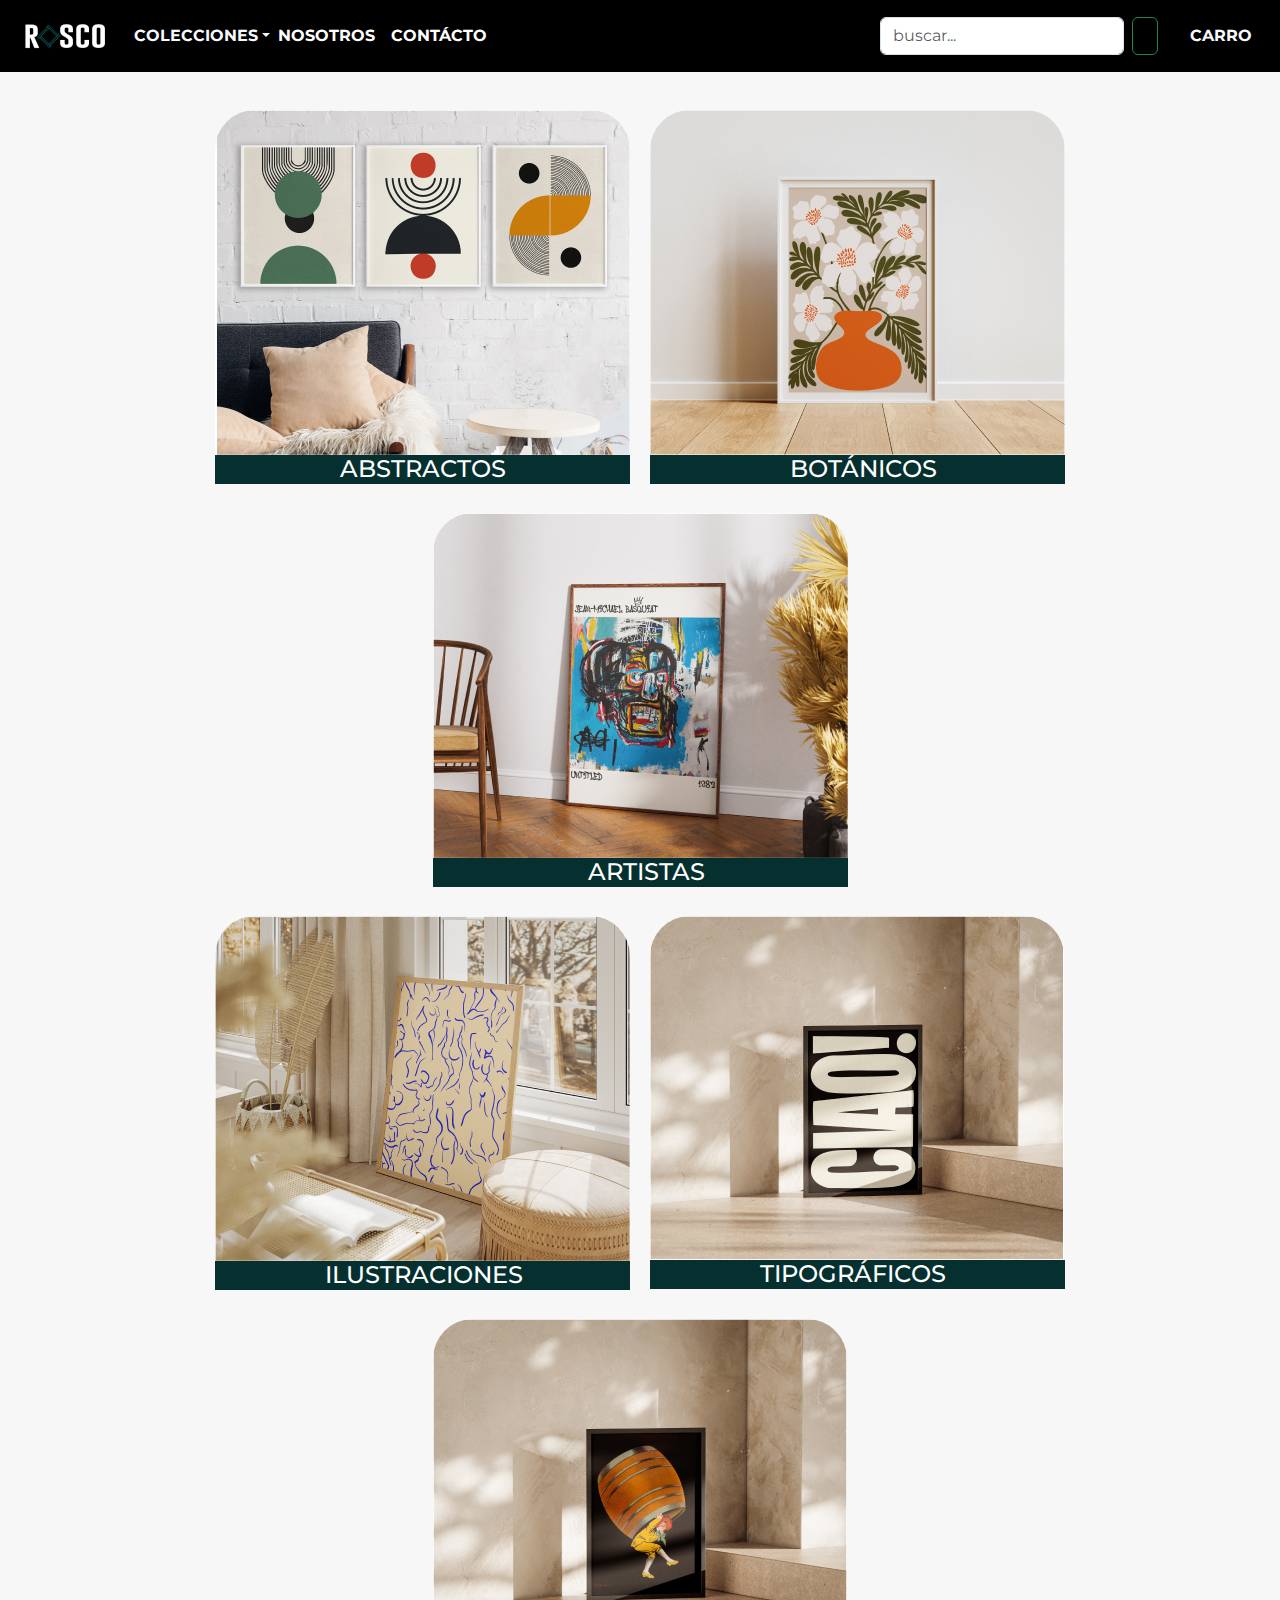
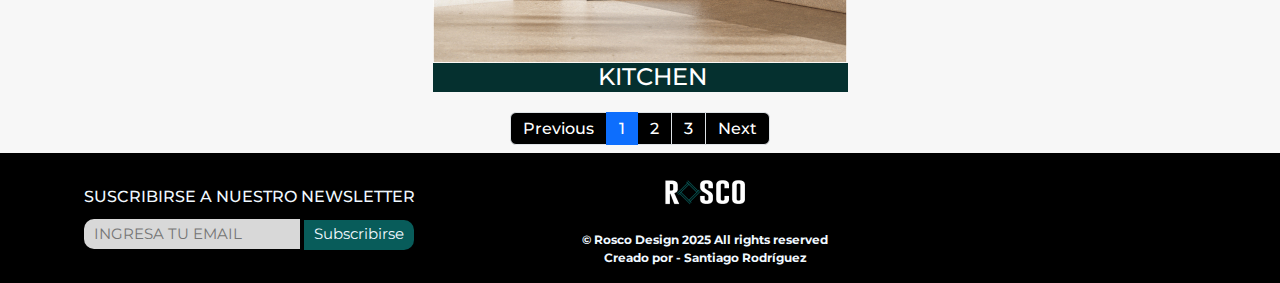
<file: pages/colecciones.html>
<!DOCTYPE html>
<html lang="en">
<head>
    <meta charset="UTF-8">
    <meta name="viewport" content="width=device-width, initial-scale=1.0">
    <meta name="description" content="Encontraras diferentes colecciones de cuadros que se adaptaran a tus gustos y a los de muchas personas, con una variedad muy grande y que actualmente sigue creciendo."> 
    <meta name="keywords" content="CUADROS, POSTERS, ABSTRACTOS, COCINA, ILUSTRACIONES, DECORATIVOS, COLECCIONES, ARTISTAS">
    <meta name="author" content="Santiago R. F.">

    <!-- LIBRERIA DE ICONOS FOTNAWSOME -->
    <link rel="stylesheet" href="https://cdnjs.cloudflare.com/ajax/libs/font-awesome/6.7.1/css/all.min.css" integrity="sha512-5Hs3dF2AEPkpNAR7UiOHba+lRSJNeM2ECkwxUIxC1Q/FLycGTbNapWXB4tP889k5T5Ju8fs4b1P5z/iB4nMfSQ==" crossorigin="anonymous" referrerpolicy="no-referrer" />
    <link rel="stylesheet" href="	https://cdn.jsdelivr.net/npm/bootstrap@5.3.3/dist/css/bootstrap.min.css">

        <!-- ENLACES A ESTILOS Y TITULO -->
        <link rel="shortcut icon" href="../icons/favicon.ico" type="image/x-icon">
    <title>Colecciones</title>
    <link rel="stylesheet" type="text/css" href="../CSS/style.css">
</head>


<body id="bodyColecciones">

    <!-- ESTRUCTURA N°1= header/nav -->

    <header id="header">

        <nav id="navbar" class="navbar navbar-expand-lg navbar-dark text-light  ">
            <div class="container-fluid">
                <a class="navbar-brand" href="../index.html"><img src="../icons/logoWhite1.png" alt="logo-navbar"></a>
                
                <button class="navbar-toggler" type="button" data-bs-toggle="collapse" data-bs-target="#navbarSupportedContent" aria-controls="navbarSupportedContent" aria-expanded="false" aria-label="Toggle navigation">
                <span class="navbar-toggler-icon"></span>
                </button>
                
                <div class="collapse navbar-collapse " id="navbarSupportedContent">
                    <li class="nav-item dropdown ">
                    
                        <a class="nav-link dropdown-toggle" href="#" role="button" data-bs-toggle="dropdown" aria-expanded="false">COLECCIONES</a>
                        
                        <ul class="dropdown-menu dropdown-menu-dark">
                            <li><a class="dropdown-item active" href="#">General</a></li>
                            
                            <li><a class="dropdown-item" href="ilustraciones.html">Ilustraciones</a></li>
    
                            <li><a class="dropdown-item" href="botanica.html">Botánica</a></li>
    
                            <li><a class="dropdown-item" href="artistas.html">Artistas</a></li>
    
                            <li><a class="dropdown-item" href="abstractos.html">Abstractos</a></li>
                        </ul>
                    </li>
    
                    <ul class="navbar-nav me-auto mb-2 mb-lg-0 navbar-dark ">
                        <li class="nav-item">
                            <a class="nav-link text-white" aria-current="page" href="sobrenosotros.html">NOSOTROS</a>
                        </li>
                    
                        <li class="nav-item">
                            <a class="nav-link text-white" href="contacto.html">CONTÁCTO</a>
                        </li>
                        
                    </ul>
    
                    <form class="d-flex" role="search">
                        <input class="form-control me-2" type="search" placeholder="buscar..." aria-label="Search">
                        
                        <button class="btn btn-outline-success" type="submit"><i class="fa-solid fa-magnifying-glass" style="color: #ffffff;"></i></button>
                    </form>
                    
                    <li class="nav-item m-3">
                        <a class="nav-link active" href="carritodecompras.html"><i class="fa-solid fa-bag-shopping m-2" style="color: #ffffff;" ></i>CARRO</a>
                    </li>
                </div>
            </div>
        </nav>
    
    </header>



    <!-- ESTRUCTURA N°2= main -->
    <main id="mainColecciones">

        <section class="mainColecciones1">
            <article class="mainCard1">
                <img src="../images/coleccion1.jpg" alt="">
                <h4><a href="abstractos.html">ABSTRACTOS</a></h4>

            </article>

            <article class="mainCard2">
                <img src="../images/botanica10.jpg" alt="">
                <h4><a href="botanica.html">BOTÁNICOS</a></h4>

            </article>

            <article class="mainCard3">
                <img src="../images/coleccion3.jpg" alt="">
                <h4><a href="artistas.html">ARTISTAS</a></h4>

            </article>
            
        </section>
        
        <section class="mainColecciones2">
            <article class="mainCard4 ">
                <img src="../images/coleccion4.jpg" alt="">
                <h4><a href="ilustraciones.html">ILUSTRACIONES</a></h4>

            </article>

            <article class="mainCard5 ">
                <img src="../images/coleccion5.jpg" alt="">
                <h4><a href="proximamente.html">TIPOGRÁFICOS</a></h4>

            </article>

            <article class="mainCard6 ">
                <img src="../images/coleccion6.jpg" alt="">
                <h4><a href="proximamente.html">KITCHEN</a></h4>

            </article>
        </section>

        <nav >
            <ul class="pagination justify-content-center h5 ">
                <li class="page-item disabled "><a class="page-link bg-black text-white">Previous</a></li>
                
                <li class="page-item bg-dark active "><a class="page-link " href="#">1</a></li>
                
                <li class="page-item "><a href="proximamente.html" class="page-link bg-black text-white" href="#">2</a></li>
                
                <li class="page-item"><a href="proximamente.html" class="page-link bg-black text-white" href="#">3</a></li>
                
                <li class="page-item"><a href="proximamente.html" class="page-link bg-black text-white" href="#">Next</a></li>
            </ul>
        </nav>

    </main>
    
    <!-- ESTRUCTURA N°3= footer -->
    <footer id="footer">

        <section class="footerNewsletter">
    
                <article class="footerNewsletterTitle">
                    <h6>SUSCRIBIRSE A NUESTRO NEWSLETTER</h6>
                </article>
    
                <form action="/action_page.php" method="post">
                    <input type="text" placeholder="INGRESA TU EMAIL">
                    <button type="submit">Subscribirse</button>
                </form>
    
    
        </section>
    
        <section class="footerLogo">
                
                <article>
                
                    <img src="../icons/logoWhite1.png" alt="icono-footer">
    
                </article>
    
                <article class="footerCopy">
                    <h7 >&copy; Rosco Design 2025 All rights reserved</h7>
                    <h7 >Creado por - Santiago Rodríguez</h7>
                </article>
        </section>
    
        <section class="footerRedes">
    
            <!-- TARGET:BLANK LO QUE HACE ES QUE AL HACER CLICK NOS ABRE UNA PESTAÑA NUEVA EVITANDO EL REDIRECCIONAMIENTO DE LA MISMA PESTAÑA -->
                <article class="footerRedesSociales">
                    <a href="https://www.instagram.com/rosco.uy/" target="_blank"><i class="fa-brands fa-instagram" style="color: #085c5a;"></i></a>
    
                    <a href="https://www.facebook.com/" target="_blank"><i class="fa-brands fa-facebook" style="color: #085c5a;"></i></a>
    
                    <a href="https://www.youtube.com/" target="_blank"><i class="fa-brands fa-youtube" style="color: #085c5a;"></i></a>
    
                    <a href="https://www.tiktok.com/explore" target="_blank"><i class="fa-brands fa-tiktok" style="color: #085c5a;"></i></a>
                </article>
    
                <article class="footerPagos">
    
                    <i class="fa-brands fa-cc-visa" style="color: #6a6a6a;"></i>
    
                    <i class="fa-brands fa-cc-mastercard" style="color: #6a6a6a;"></i>
    
                    <i class="fa-brands fa-cc-paypal" style="color: #6a6a6a;"></i>
                </article>
    
        </section>
    
        </footer>
</script>
<script src="https://cdn.jsdelivr.net/npm/bootstrap@5.3.3/dist/js/bootstrap.bundle.min.js">
</script>
</body>
</html>
</file>
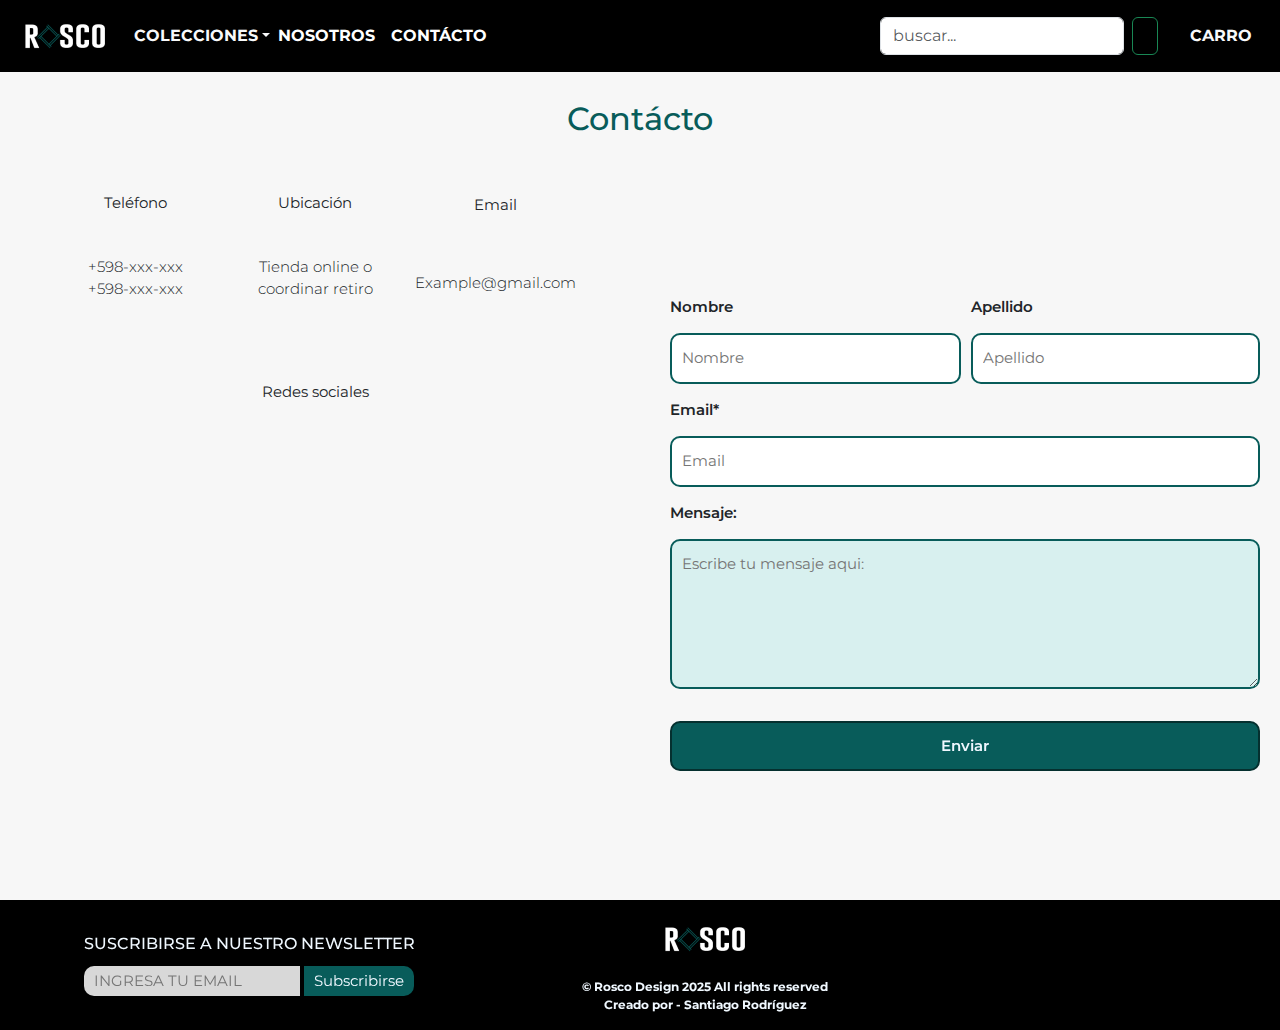
<file: pages/contacto.html>
<!DOCTYPE html>
<html lang="en">
<head>
    <meta charset="UTF-8">
    <meta name="viewport" content="width=device-width, initial-scale=1.0">
    <meta name="description" content="Encontraras información sobre nuestras redes sociales y disitntas maneras de contactarnos, asi como un lugar fisico donde poder venir a ver nuestros cuadros, por ultimo encontraras un formularia donde puedes sacarte cualquier duda."> 
    <meta name="keywords" content="CUADROS, POSTERS, CONTÁCTOS, REDES SOCIALES, ABSTRACTOS, COLECCIONES, ARTISTAS">
    <meta name="author" content="Santiago R. F.">

    <!-- LIBRERIA DE ICONOS FOTNAWSOME -->
    <link rel="stylesheet" href="https://cdnjs.cloudflare.com/ajax/libs/font-awesome/6.7.1/css/all.min.css" integrity="sha512-5Hs3dF2AEPkpNAR7UiOHba+lRSJNeM2ECkwxUIxC1Q/FLycGTbNapWXB4tP889k5T5Ju8fs4b1P5z/iB4nMfSQ==" crossorigin="anonymous" referrerpolicy="no-referrer" />

    <link rel="stylesheet" href="	https://cdn.jsdelivr.net/npm/bootstrap@5.3.3/dist/css/bootstrap.min.css">

    <!-- FAVICON, TITULO Y ENLACE A CSS -->
    <link rel="shortcut icon" href="../icons/favicon.ico" type="image/x-icon">
    <title>Contacto</title>
    <link rel="stylesheet" type="text/css" href="../CSS/style.css">
</head>


<body id="bodyContacto">

    <!-- ESTRUCTURA N°1= header/nav -->
    <header id="header">

        <nav id="navbar" class="navbar navbar-expand-lg navbar-dark text-light  ">
            <div class="container-fluid">
                <a class="navbar-brand" href="../index.html"><img src="../icons/logoWhite1.png" alt="logo-navbar"></a>
                
                <button class="navbar-toggler" type="button" data-bs-toggle="collapse" data-bs-target="#navbarSupportedContent" aria-controls="navbarSupportedContent" aria-expanded="false" aria-label="Toggle navigation">
                <span class="navbar-toggler-icon"></span>
                </button>
                
                <div class="collapse navbar-collapse " id="navbarSupportedContent">
                    <li class="nav-item dropdown ">
                    
                        <a class="nav-link dropdown-toggle" href="colecciones.html" role="button" data-bs-toggle="dropdown" aria-expanded="false">COLECCIONES</a>
                        
                        <ul class="dropdown-menu dropdown-menu-dark">
                            <li><a class="dropdown-item" href="colecciones.html">General</a></li>
                            
                            <li><a class="dropdown-item" href="ilustraciones.html">Ilustraciones</a></li>
    
                            <li><a class="dropdown-item" href="botanica.html">Botánica</a></li>
    
                            <li><a class="dropdown-item" href="artistas.html">Artistas</a></li>
    
                            <li><a class="dropdown-item" href="abstractos.html">Abstractos</a></li>
                        </ul>
                    </li>
    
                    <ul class="navbar-nav me-auto mb-2 mb-lg-0 navbar-dark ">
                        <li class="nav-item">
                            <a class="nav-link text-white" aria-current="page" href="sobrenosotros.html">NOSOTROS</a>
                        </li>
                    
                        <li class="nav-item">
                            <a class="nav-link text-white" href="#">CONTÁCTO</a>
                        </li>
                        
                    </ul>
    
                    <form class="d-flex" role="search">
                        <input class="form-control me-2" type="search" placeholder="buscar..." aria-label="Search">
                        
                        <button class="btn btn-outline-success" type="submit"><i class="fa-solid fa-magnifying-glass" style="color: #ffffff;"></i></button>
                    </form>
                    
                    <li class="nav-item m-3">
                        <a class="nav-link active" href="carritodecompras.html"><i class="fa-solid fa-bag-shopping m-2" style="color: #ffffff;" ></i>CARRO</a>
                    </li>
                </div>
            </div>
        </nav>
    
    </header>

    <!-- ESTRUCTURA N°2= main -->
<main id="mainContacto">
    <section class="mainContactoTitulo">
        <h2>Contácto</h2>
    </section>

    <section class="contacto">
        <article class="contactoComunicacion">
            <div class="contactoTelefono">
                <i class="fa-solid fa-phone fa-2xl"></i>
                <p><b>Teléfono</b></p>
                <p>+598-xxx-xxx<br>+598-xxx-xxx</p>
            </div>
            
            <div class="contactoUbicacion">
                <i class="fa-solid fa-location-dot fa-2xl"></i>
                <p><b>Ubicación</b></p>                
                <p>Tienda online o<br>
                coordinar retiro</p>
            </div>
            
            <div class="contactoEmail">
                <i class="fa-solid fa-envelope fa-2xl"></i>
                <p><b>Email</b></p>
                <p>Example@gmail.com<br></p>
            </div>

            <div class="contactoRedes">               
                <i class="fa-solid fa-circle-nodes fa-2xl"></i>
                <p><b>Redes sociales</b></p>
                <div class="iconosRedes">
                    <i class="fa-brands fa-facebook fa-l"></i>
                    <i class="fa-brands fa-instagram fa-l"></i>
                    <i class="fa-brands fa-tiktok fa-l"></i>
                </div>

            </div>
        </article>

        <article class="contactoMapa">
            
            <iframe src="https://www.google.com/maps/embed?pb=!1m18!1m12!1m3!1d3272.647278438716!2d-56.18471011081279!3d-34.890202551632754!2m3!1f0!2f0!3f0!3m2!1i1024!2i768!4f13.1!3m3!1m2!1s0x959f8038dfe18dc9%3A0x30abb67f6fc9a988!2sDr.%20Luis%20P.%20Lenguas%2C%2011800%20Montevideo%2C%20Departamento%20de%20Montevideo!5e0!3m2!1ses-419!2suy!4v1732282585822!5m2!1ses-419!2suy" allowfullscreen="" loading="lazy" referrerpolicy="no-referrer-when-downgrade"></iframe>       

        </article>
</section>
<article class="mainFormulario" id="form">
    <form class="contactoForm" action="https://formspree.io/f/xzzbyvqg" method="POST">
        <div class="formulario1">
            <label>Nombre
                <input class="contactoInput" type="text" placeholder="Nombre">
            </label>
            
            <label>Apellido
            <input class="contactoInput" type="text" placeholder="Apellido"> <br>
            </label>
        </div>
        <div class="formulario2">
            <label>Email*</label>
            <input class="contactoInput" type="email" placeholder="Email"><br>
        </div>

        
        <label>Mensaje:</label>
        <textarea class="contactoTextarea" name="message" placeholder="Escribe tu mensaje aqui:"></textarea><br>
        
        <button type="submit" value="Enviar">Enviar</button>
    </form>
</article>


</main>
    
    <!-- ESTRUCTURA N°3= footer -->
    <footer id="footer">

        <section class="footerNewsletter">
    
                <article class="footerNewsletterTitle">
                    <h6>SUSCRIBIRSE A NUESTRO NEWSLETTER</h6>
                </article>
    
                <form action="/action_page.php" method="post">
                    <input type="text" placeholder="INGRESA TU EMAIL">
                    <button type="submit">Subscribirse</button>
                </form>
    
    
        </section>
    
        <section class="footerLogo">
                
                <article>
                
                    <img src="../icons/logoWhite1.png" alt="icono-footer">
    
                </article>
    
                <article class="footerCopy">
                    <h7 >&copy; Rosco Design 2025 All rights reserved</h7>
                    <h7 >Creado por - Santiago Rodríguez</h7>
                </article>
        </section>
    
        <section class="footerRedes">
    
            <!-- TARGET:BLANK LO QUE HACE ES QUE AL HACER CLICK NOS ABRE UNA PESTAÑA NUEVA EVITANDO EL REDIRECCIONAMIENTO DE LA MISMA PESTAÑA -->
                <article class="footerRedesSociales">
                    <a href="https://www.instagram.com/rosco.uy/" target="_blank"><i class="fa-brands fa-instagram" style="color: #085c5a;"></i></a>
    
                    <a href="https://www.facebook.com/" target="_blank"><i class="fa-brands fa-facebook" style="color: #085c5a;"></i></a>
    
                    <a href="https://www.youtube.com/" target="_blank"><i class="fa-brands fa-youtube" style="color: #085c5a;"></i></a>
    
                    <a href="https://www.tiktok.com/explore" target="_blank"><i class="fa-brands fa-tiktok" style="color: #085c5a;"></i></a>
                </article>
    
                <article class="footerPagos">
    
                    <i class="fa-brands fa-cc-visa" style="color: #6a6a6a;"></i>
    
                    <i class="fa-brands fa-cc-mastercard" style="color: #6a6a6a;"></i>
    
                    <i class="fa-brands fa-cc-paypal" style="color: #6a6a6a;"></i>
                </article>
    
        </section>
    
        </footer>

<script src="https://cdn.jsdelivr.net/npm/bootstrap@5.3.3/dist/js/bootstrap.bundle.min.js">
</script>

</body>
</html>
</file>
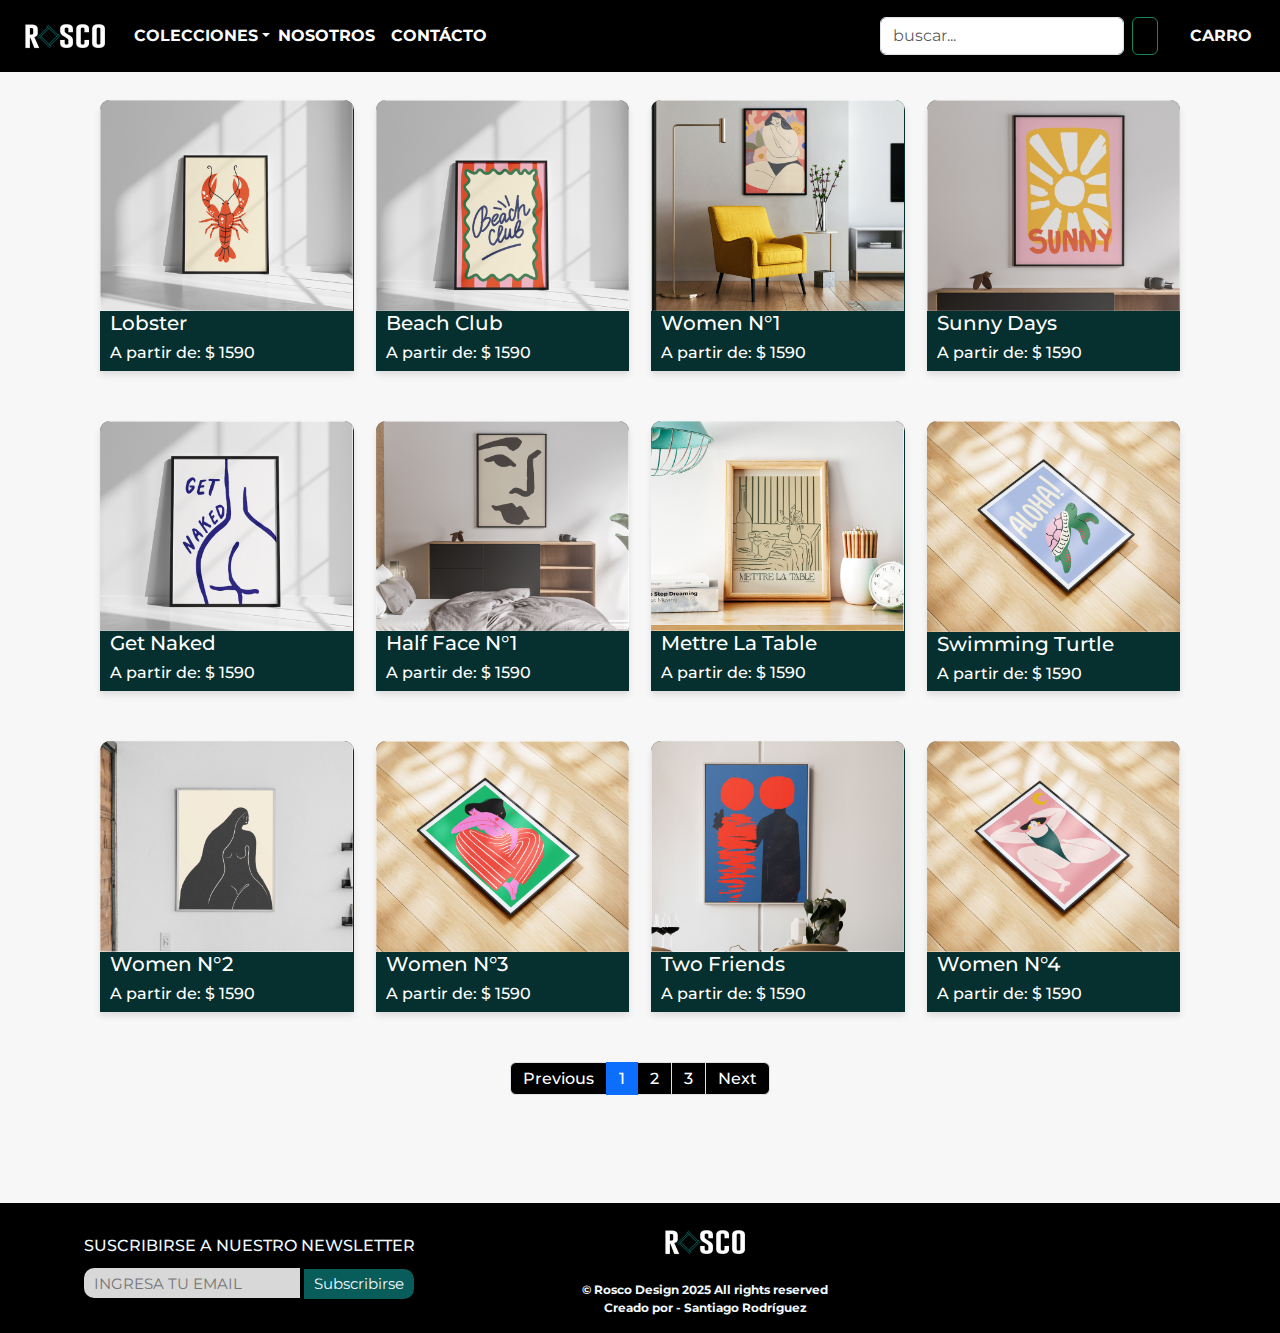
<file: pages/ilustraciones.html>
<!DOCTYPE html>
<html lang="en">
<head>
    <meta charset="UTF-8">
    <meta name="viewport" content="width=device-width, initial-scale=1.0">
    <meta name="description" content="Encontraras diferentes colecciones de cuadros que se adaptaran a tus gustos y a los de muchas personas, con una variedad muy grande y que actualmente sigue creciendo."> 
    <meta name="keywords" content="CUADROS, POSTERS, ABSTRACTOS, COCINA, ILUSTRACIONES, DECORATIVOS, COLECCIONES, ARTISTAS, BOTÁNICA">
    <meta name="author" content="Santiago R. F."> 

        <!-- LIBRERIA DE ICONOS FOTNAWSOME -->
        <link rel="stylesheet" href="https://cdnjs.cloudflare.com/ajax/libs/font-awesome/6.7.1/css/all.min.css" integrity="sha512-5Hs3dF2AEPkpNAR7UiOHba+lRSJNeM2ECkwxUIxC1Q/FLycGTbNapWXB4tP889k5T5Ju8fs4b1P5z/iB4nMfSQ==" crossorigin="anonymous" referrerpolicy="no-referrer" />
        
        <link rel="stylesheet" href="	https://cdn.jsdelivr.net/npm/bootstrap@5.3.3/dist/css/bootstrap.min.css">

        <!-- ENLACES A ESTILOS Y TITULO -->
        <link rel="shortcut icon" href="../icons/favicon.ico" type="image/x-icon">

    <title>Ilustraciones</title>
    <link rel="stylesheet" type="text/css" href="../CSS/style.css">
</head>


<body id="bodyIlustraciones">
    <!-- ESTRUCTURA N°1= header/nav -->
    <header id="header">

        <nav id="navbar" class="navbar navbar-expand-lg navbar-dark text-light  ">
            <div class="container-fluid">
                <a class="navbar-brand" href="../index.html"><img src="../icons/logoWhite1.png" alt="logo-navbar"></a>
                
                <button class="navbar-toggler" type="button" data-bs-toggle="collapse" data-bs-target="#navbarSupportedContent" aria-controls="navbarSupportedContent" aria-expanded="false" aria-label="Toggle navigation">
                <span class="navbar-toggler-icon"></span>
                </button>
                
                <div class="collapse navbar-collapse " id="navbarSupportedContent">
                    <li class="nav-item dropdown ">
                    
                        <a class="nav-link dropdown-toggle" href="colecciones.html" role="button" data-bs-toggle="dropdown" aria-expanded="false">COLECCIONES</a>
                        
                        <ul class="dropdown-menu  dropdown-menu-dark">
                            <li><a class="dropdown-item" href="colecciones.html">General</a></li>
                            
                            <li><a class="dropdown-item active" href="#">Ilustraciones</a></li>
    
                            <li><a class="dropdown-item" href="botanica.html">Botánica</a></li>
    
                            <li><a class="dropdown-item" href="artistas.html">Artistas</a></li>
    
                            <li><a class="dropdown-item" href="abstractos.html">Abstractos</a></li>
                        </ul>
                    </li>
    
                    <ul class="navbar-nav me-auto mb-2 mb-lg-0 navbar-dark ">
                        <li class="nav-item">
                            <a class="nav-link text-white" aria-current="page" href="sobrenosotros.html">NOSOTROS</a>
                        </li>
                    
                        <li class="nav-item">
                            <a class="nav-link text-white" href="contacto.html">CONTÁCTO</a>
                        </li>
                        
                    </ul>
    
                    <form class="d-flex" role="search">
                        <input class="form-control me-2" type="search" placeholder="buscar..." aria-label="Search">
                        
                        <button class="btn btn-outline-success" type="submit"><i class="fa-solid fa-magnifying-glass" style="color: #ffffff;"></i></button>
                    </form>
                    
                    <li class="nav-item m-3">
                        <a class="nav-link active" href="carritodecompras.html"><i class="fa-solid fa-bag-shopping m-2" style="color: #ffffff;" ></i>CARRO</a>
                    </li>
                </div>
            </div>
        </nav>
    </header>
    
    <!-- ESTRUCTURA N°2= main -->
    <main id="mainCardsColecciones">
        
        <section class="mainCardsColecciones1">
            <article class="mainCardIlustraciones1">
                <a href="proximamente.html"><img class="img-fluid" src="../images/ilustracion1.jpg" alt=""> </a>               
                <div class="mainColeccionesTextos"> 
                    <h5><a href=""></a>Lobster</h5>
                    <h6><a href=""></a>A partir de: $ 1590</h6>
                </div>
            </article>

            <article class="mainCardIlustraciones2">
                <a href="proximamente.html"><img  class="img-fluid" src="../images/ilustracion2.jpg" alt=""></a>
                <div class="mainColeccionesTextos"> 
                    <h5><a href=""></a>Beach Club</h5>
                    <h6><a href=""></a>A partir de: $ 1590</h6>
                </div>
            </article>

            <article class="mainCardIlustraciones3">
                <a href="proximamente.html"><img class="img-fluid" src="../images/ilustracion3.jpg" alt=""></a>
                <div class="mainColeccionesTextos"> 
                    <h5><a href=""></a>Women N°1</h5>
                    <h6><a href=""></a>A partir de: $ 1590</h6>
                </div>
            </article>
            
            <article class="mainCardIlustraciones4">
                <a href="proximamente.html"><img class="img-fluid" src="../images/ilustracion4.jpg" alt=""></a>
                <div class="mainColeccionesTextos"> 
                    <h5><a href=""></a>Sunny Days</h5>
                    <h6><a href=""></a>A partir de: $ 1590</h6>
                </div>
            </article>      
        </section>

        <section class="mainCardsColecciones2">
            <article class="mainCardIlustraciones5">
                <a href="proximamente.html"><img class="img-fluid"  src="../images/ilustracion5.jpg" alt=""></a>
                <div class="mainColeccionesTextos"> 
                    <h5><a href=""></a>Get Naked</h5>
                    <h6><a href=""></a>A partir de: $ 1590</h6>
                </div>

            </article>

            <article class="mainCardIlustraciones6">
                <a href="proximamente.html"><img class="img-fluid"  src="../images/ilustracion6.jpg" alt=""></a>
                <div class="mainColeccionesTextos"> 
                    <h5><a href=""></a>Half Face N°1</h5>
                    <h6><a href=""></a>A partir de: $ 1590</h6>
                </div>

            </article>

            <article class="mainCardIlustraciones7">
                <a href="proximamente.html"><img class="img-fluid"  src="../images/ilustracion7.jpg" alt=""></a>
                <div class="mainColeccionesTextos"> 
                    <h5><a href=""></a>Mettre La Table</h5>
                    <h6><a href=""></a>A partir de: $ 1590</h6>
                </div>
            </article>
            
            <article class="mainCardIlustraciones8">
                <a href="proximamente.html"><img class="img-fluid" src="../images/ilustracion8.jpg" alt=""></a>
                <div class="mainColeccionesTextos"> 
                    <h5><a href=""></a>Swimming Turtle</h5>
                    <h6><a href=""></a>A partir de: $ 1590</h6>
                </div>
            </article>
        </section>
        
        <section class="mainCardsColecciones3">
            <article class="mainCardIlustraciones9">
                <a href="proximamente.html"><img class="img-fluid"  src="../images/ilustracion12.jpg" alt=""></a>
                <div class="mainColeccionesTextos"> 
                    <h5><a href=""></a>Women N°2</h5>
                    <h6><a href=""></a>A partir de: $ 1590</h6>
                </div>
            </article>

            <article class="mainCardIlustraciones10">
                <a href="proximamente.html"><img class="img-fluid"  src="../images/ilustracion10.jpg" alt=""></a>
                <div class="mainColeccionesTextos"> 
                    <h5><a href=""></a>Women N°3</h5>
                    <h6><a href=""></a>A partir de: $ 1590</h6>
                </div>
            </article>

            <article class="mainCardIlustraciones11">
                <a href="proximamente.html"><img class="img-fluid"  src="../images/ilustracion9.jpg" alt=""></a>
                <div class="mainColeccionesTextos"> 
                    <h5><a href=""></a>Two Friends</h5>
                    <h6><a href=""></a>A partir de: $ 1590</h6>
                </div>
            </article>
            
            <article class="mainCardIlustraciones12">
                <a href="proximamente.html"><img class="img-fluid" src="../images/ilustracion11.jpg" alt=""></a>
                <div class="mainColeccionesTextos"> 
                    <h5><a href=""></a>Women N°4</h5>
                    <h6><a href=""></a>A partir de: $ 1590</h6>
                </div>
            </article>
        </section>

        <nav >
            <ul class="pagination justify-content-center h5 ">
                <li class="page-item disabled "><a class="page-link bg-black text-white">Previous</a></li>
                
                <li class="page-item bg-dark active "><a class="page-link " href="#">1</a></li>
                
                <li class="page-item "><a href="proximamente.html" class="page-link bg-black text-white" href="#">2</a></li>
                
                <li class="page-item"><a href="proximamente.html" class="page-link bg-black text-white" href="#">3</a></li>
                
                <li class="page-item"><a href="proximamente.html" class="page-link bg-black text-white" href="#">Next</a></li>
            </ul>
        </nav>

    </main>
    
    <!-- ESTRUCTURA N°3= footer -->
    <footer id="footer">

        <section class="footerNewsletter">
    
                <article c lass="footerNewsletterTitle">
                    <h6>SUSCRIBIRSE A NUESTRO NEWSLETTER</h6>
                </article>
    
                <form action="/action_page.php" method="post">
                    <input type="text" placeholder="INGRESA TU EMAIL">
                    <button type="submit">Subscribirse</button>
                </form>
    
    
        </section>
    
        <section class="footerLogo">
                
                <article>
                
                    <img src="../icons/logoWhite1.png" alt="icono-footer">
    
                </article>
    
                <article class="footerCopy">
                    <h7 >&copy; Rosco Design 2025 All rights reserved</h7>
                    <h7 >Creado por - Santiago Rodríguez</h7>
                </article>
        </section>
    
        <section class="footerRedes">
    
            <!-- TARGET:BLANK LO QUE HACE ES QUE AL HACER CLICK NOS ABRE UNA PESTAÑA NUEVA EVITANDO EL REDIRECCIONAMIENTO DE LA MISMA PESTAÑA -->
                <article class="footerRedesSociales">
                    <a href="https://www.instagram.com/rosco.uy/" target="_blank"><i class="fa-brands fa-instagram" style="color: #085c5a;"></i></a>
    
                    <a href="https://www.facebook.com/" target="_blank"><i class="fa-brands fa-facebook" style="color: #085c5a;"></i></a>
    
                    <a href="https://www.youtube.com/" target="_blank"><i class="fa-brands fa-youtube" style="color: #085c5a;"></i></a>
    
                    <a href="https://www.tiktok.com/explore" target="_blank"><i class="fa-brands fa-tiktok" style="color: #085c5a;"></i></a>
                </article>
    
                <article class="footerPagos">
    
                    <i class="fa-brands fa-cc-visa" style="color: #6a6a6a;"></i>
    
                    <i class="fa-brands fa-cc-mastercard" style="color: #6a6a6a;"></i>
    
                    <i class="fa-brands fa-cc-paypal" style="color: #6a6a6a;"></i>
                </article>
    
        </section>
    
        </footer>
    

<script src="https://cdn.jsdelivr.net/npm/bootstrap@5.3.3/dist/js/bootstrap.bundle.min.js">
</script>

</body>
</html>
</file>
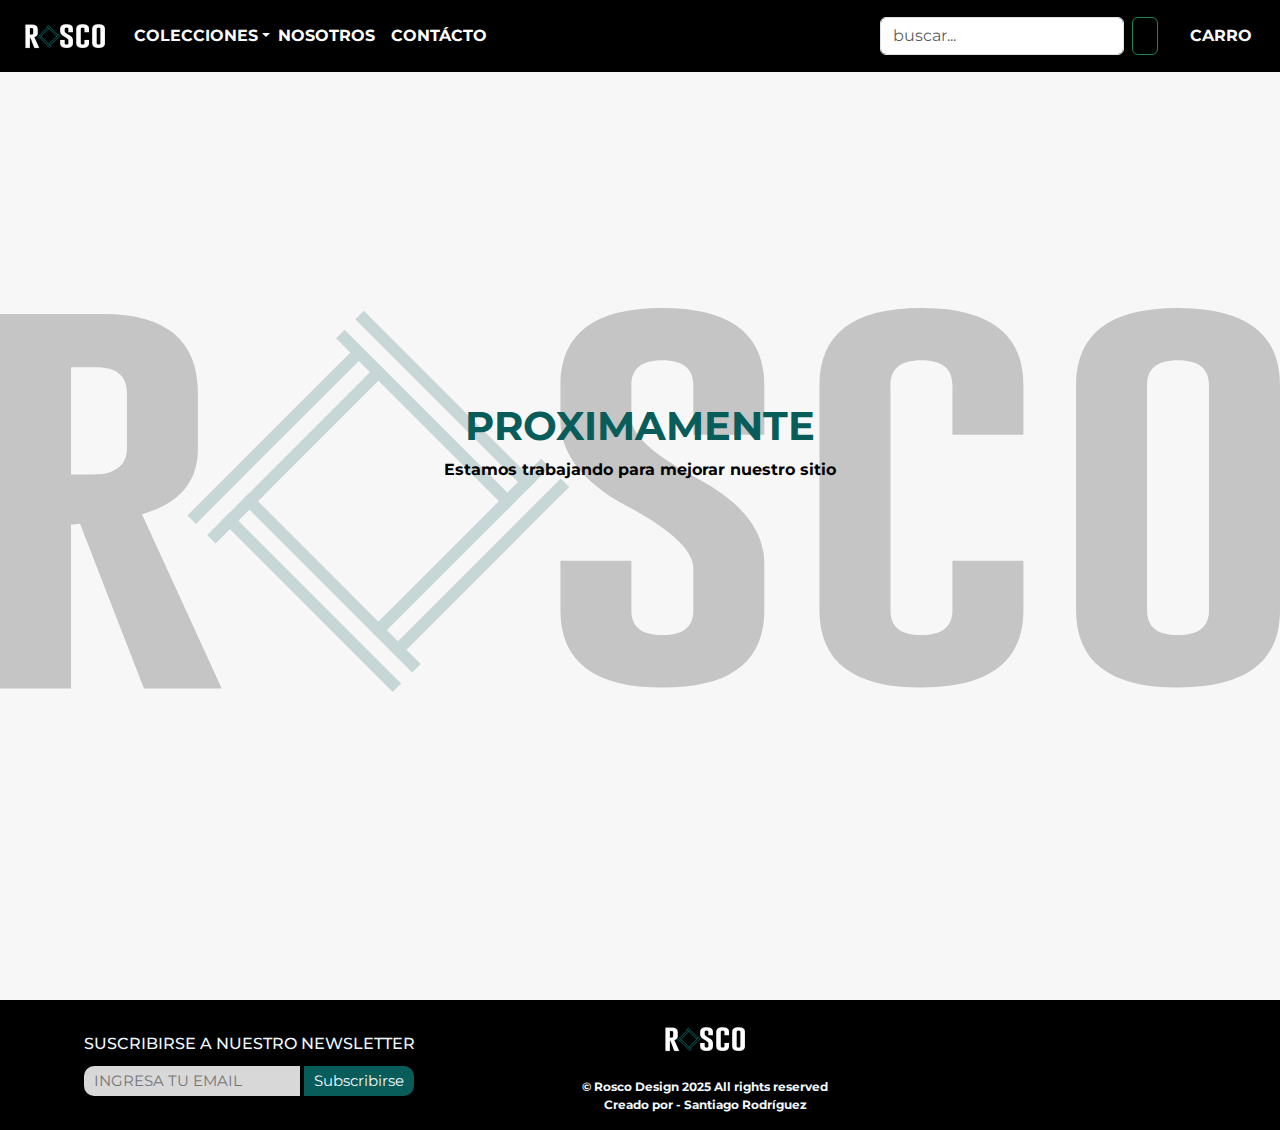
<file: pages/proximamente.html>
<!DOCTYPE html>
<html lang="en">
<head>
    <meta charset="UTF-8">
    <meta name="viewport" content="width=device-width, initial-scale=1.0">
    <meta name="description" content="Pagina realizada para que los clientes sepan que estamos trabajando en algo que les va a gustar"> 
    <meta name="keywords" content="CUADROS, POSTERS, CONTÁCTOS, REDES SOCIALES, ABSTRACTOS, COLECCIONES, ARTISTAS">
    <meta name="author" content="Santiago R. F.">

    <!-- LIBRERIA DE ICONOS FOTNAWSOME -->
    <link rel="stylesheet" href="https://cdnjs.cloudflare.com/ajax/libs/font-awesome/6.7.1/css/all.min.css" integrity="sha512-5Hs3dF2AEPkpNAR7UiOHba+lRSJNeM2ECkwxUIxC1Q/FLycGTbNapWXB4tP889k5T5Ju8fs4b1P5z/iB4nMfSQ==" crossorigin="anonymous" referrerpolicy="no-referrer" />

    <link rel="stylesheet" href="	https://cdn.jsdelivr.net/npm/bootstrap@5.3.3/dist/css/bootstrap.min.css">

    <!-- FAVICON, TITULO Y ENLACE A CSS -->
    <link rel="shortcut icon" href="../icons/favicon.ico" type="image/x-icon">
    <title>Proximamente</title>
    <link rel="stylesheet" type="text/css" href="../CSS/style.css">
</head>
<body id="bodyProximamente">
    <header id="header">

        <nav id="navbar" class="navbar navbar-expand-lg navbar-dark text-light  ">
            <section class="container-fluid">
                <a class="navbar-brand active" href="../index.html"><img src="../icons/logoWhite1.png" alt="logo-navbar"></a>
                
                <button class="navbar-toggler" type="button" data-bs-toggle="collapse" data-bs-target="#navbarSupportedContent" aria-controls="navbarSupportedContent" aria-expanded="false" aria-label="Toggle navigation">
                <span class="navbar-toggler-icon"></span>
                </button>
                
                <article class="collapse navbar-collapse " id="navbarSupportedContent">
                    <li class="nav-item dropdown ">
                    
                        <a class="nav-link dropdown-toggle" href="colecciones.html" role="button" data-bs-toggle="dropdown" aria-expanded="false">COLECCIONES</a>
                        
                        <ul class="dropdown-menu dropdown-menu-dark">
                            <li><a class="dropdown-item" href="colecciones.html">General</a></li>
                            
                            <li><a class="dropdown-item" href="ilustraciones.html">Ilustraciones</a></li>
    
                            <li><a class="dropdown-item" href="botanica.html">Botánica</a></li>
    
                            <li><a class="dropdown-item" href="artistas.html">Artistas</a></li>
    
                            <li><a class="dropdown-item" href="abstractos.html">Abstractos</a></li>
                        </ul>
                    </li>
    
                    <ul class="navbar-nav me-auto mb-2 mb-lg-0 navbar-dark ">
                        <li class="nav-item">
                            <a class="nav-link text-white" aria-current="page" href="sobrenosotros.html">NOSOTROS</a>
                        </li>
                    
                        <li class="nav-item">
                            <a class="nav-link text-white" href="contacto.html">CONTÁCTO</a>
                        </li>
                        
                    </ul>
    
                    <form class="d-flex" role="search">
                        <input class="form-control me-2" type="search" placeholder="buscar..." aria-label="Search">
                        
                        <button class="btn btn-outline-success" type="submit"><i class="fa-solid fa-magnifying-glass" style="color: #ffffff;"></i></button>
                    </form>
                    
                    <li class="nav-item m-3">
                        <a class="nav-link" href="carritodecompras.html"><i class="fa-solid fa-bag-shopping m-2" style="color: #ffffff;" ></i>CARRO</a>
                    </li>
                </article>
            </section>
        </nav>
    </header>
        <!------------------ ESTRUCTURA N°2= main -->
<main id="mainProximamente">
    <section class="hero-image">
        <article class="hero-text">
            <h1><b>PROXIMAMENTE</b></h1>
            <p>Estamos trabajando para mejorar nuestro sitio</p>
        </article>
    </section>
</main>        
    <!-- ESTRUCTURA N°3= footer -->
<footer id="footer">

    <section class="footerNewsletter">
    
            <article class="footerNewsletterTitle">
                <h6>SUSCRIBIRSE A NUESTRO NEWSLETTER</h6>
            </article>
    
            <form action="/action_page.php" method="post">
                <input type="text" placeholder="INGRESA TU EMAIL">
                <button type="submit">Subscribirse</button>
            </form>
    
    </section>
    
    <section class="footerLogo">
                
            <article>
                
                <img src="../icons/logoWhite1.png" alt="icono-footer">
    
            </article>
    
            <article class="footerCopy">
                <h7 >&copy; Rosco Design 2025 All rights reserved</h7>
                <h7 >Creado por - Santiago Rodríguez</h7>
            </article>
    </section>
    
    <section class="footerRedes">    
            <!-- TARGET:BLANK LO QUE HACE ES QUE AL HACER CLICK NOS ABRE UNA PESTAÑA NUEVA EVITANDO EL REDIRECCIONAMIENTO DE LA MISMA PESTAÑA -->
            <article class="footerRedesSociales">
                <a href="https://www.instagram.com/rosco.uy/" target="_blank"><i class="fa-brands fa-instagram" style="color: #085c5a;"></i></a>
    
                <a href="https://www.facebook.com/" target="_blank"><i class="fa-brands fa-facebook" style="color: #085c5a;"></i></a>
    
                <a href="https://www.youtube.com/" target="_blank"><i class="fa-brands fa-youtube" style="color: #085c5a;"></i></a>
    
                <a href="https://www.tiktok.com/explore" target="_blank"><i class="fa-brands fa-tiktok" style="color: #085c5a;"></i></a>
            </article>
    
            <article class="footerPagos">
    
                <i class="fa-brands fa-cc-visa" style="color: #6a6a6a;"></i>
    
                <i class="fa-brands fa-cc-mastercard" style="color: #6a6a6a;"></i>
    
                <i class="fa-brands fa-cc-paypal" style="color: #6a6a6a;"></i>
            </article>  
    </section> 
</footer>
    
<script src="https://cdn.jsdelivr.net/npm/bootstrap@5.3.3/dist/js/bootstrap.bundle.min.js">
</script>
</body>
</html>
</file>
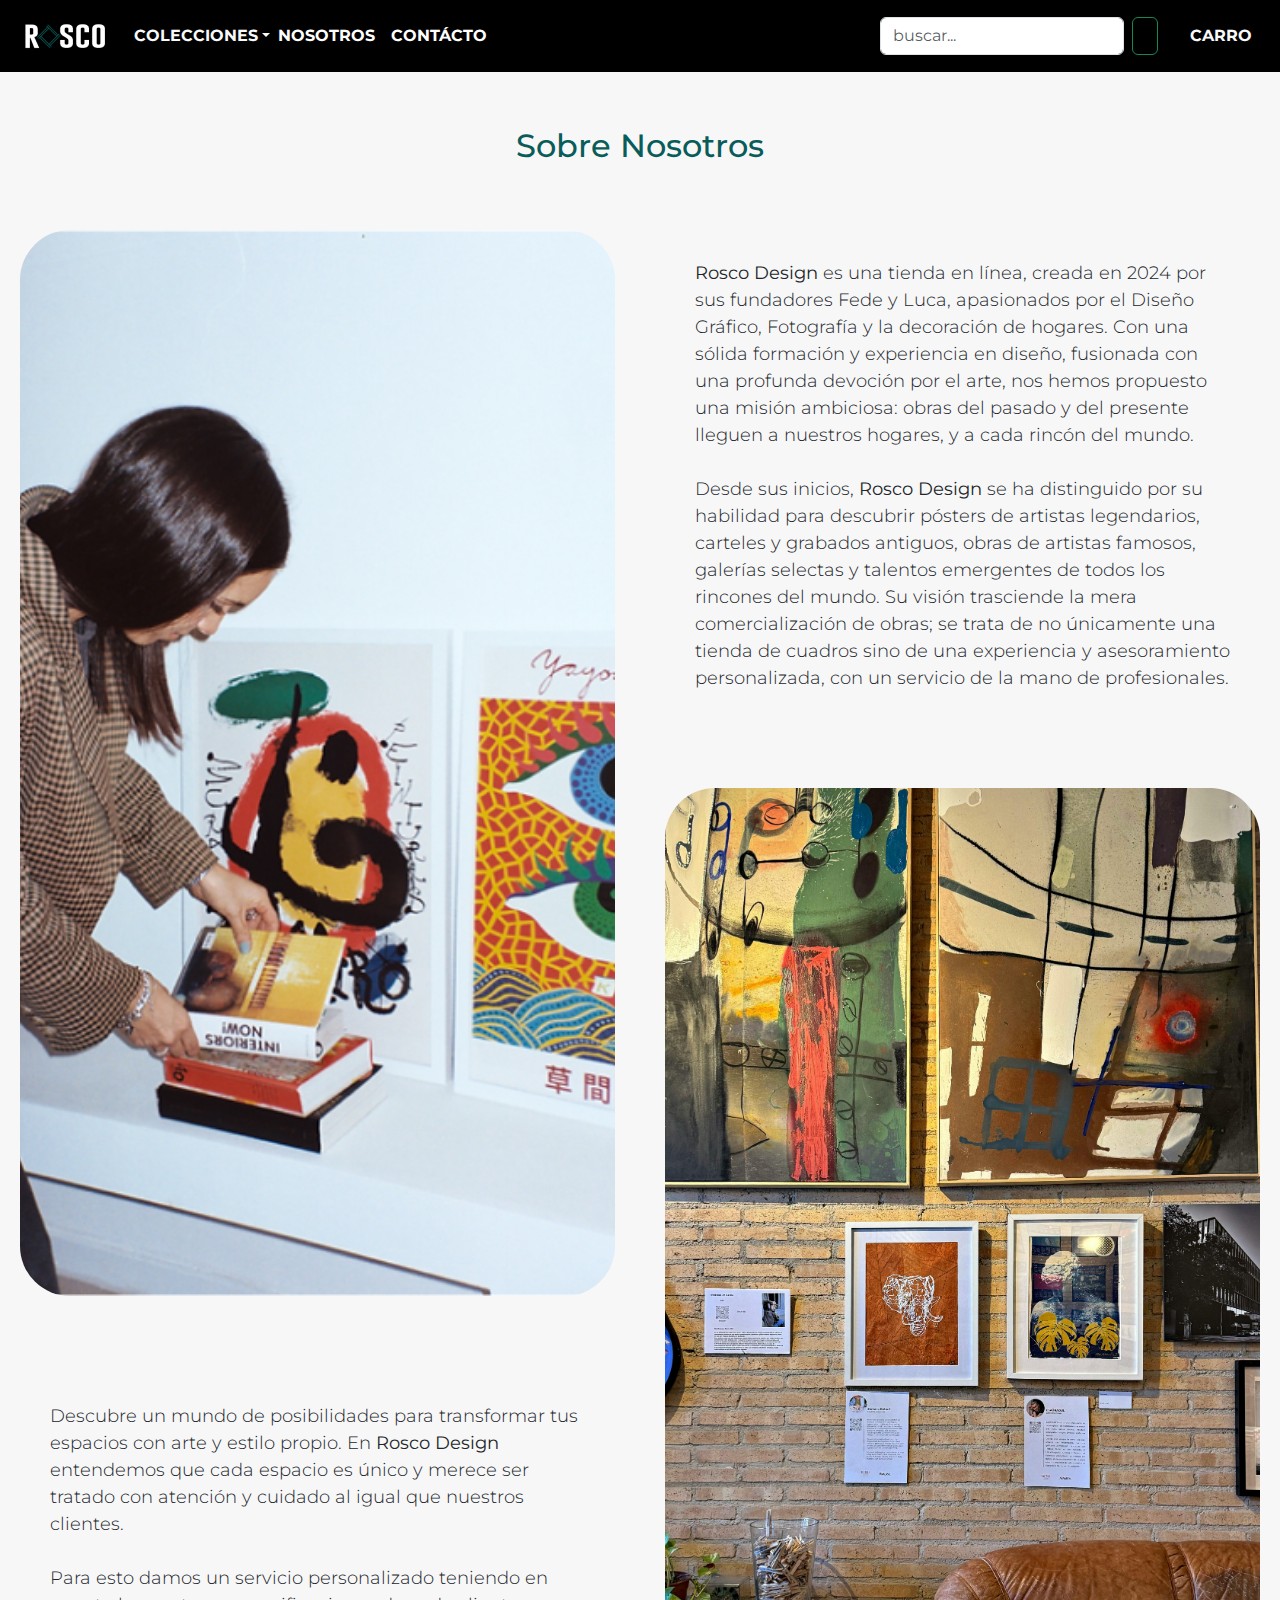
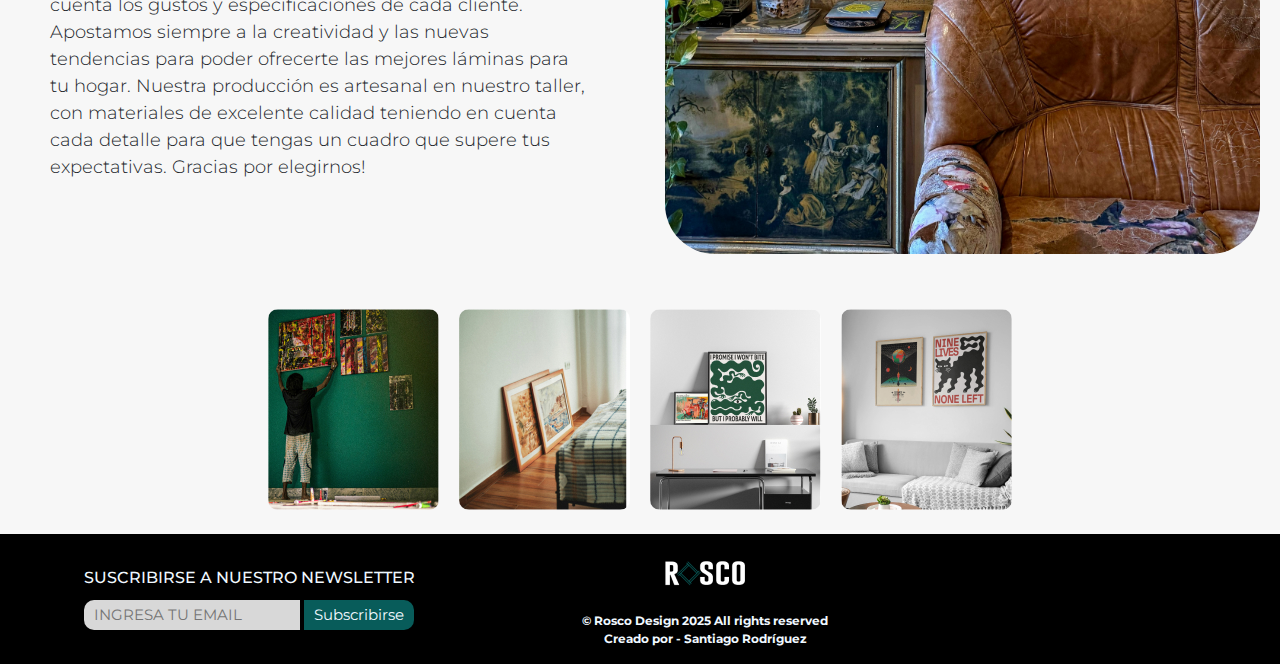
<file: pages/sobrenosotros.html>
<!DOCTYPE html>
<html lang="en">
<head>
    <meta charset="UTF-8">
    <meta name="viewport" content="width=device-width, initial-scale=1.0">
    <meta name="description" content="Descubriras mas información sobre nuestro emprendimiento, como y porque empezó, ademas de informacion personal nuestro y distintas preguntas que pueden tener los usuarios"> 
    <meta name="keywords" content="CUADROS, POSTERS, INFORMACION, PREGUNTAS, EMPRENDIMIENTO">
    <meta name="author" content="Santiago R. F.">
        <!-- LIBRERIA DE ICONOS FOTNAWSOME -->
        <link rel="stylesheet" href="https://cdnjs.cloudflare.com/ajax/libs/font-awesome/6.7.1/css/all.min.css" integrity="sha512-5Hs3dF2AEPkpNAR7UiOHba+lRSJNeM2ECkwxUIxC1Q/FLycGTbNapWXB4tP889k5T5Ju8fs4b1P5z/iB4nMfSQ==" crossorigin="anonymous" referrerpolicy="no-referrer" />
        
        <link rel="stylesheet" href="	https://cdn.jsdelivr.net/npm/bootstrap@5.3.3/dist/css/bootstrap.min.css">

        <!-- ENLACES A ESTILOS Y TITULO -->
        <link rel="shortcut icon" href="../icons/favicon.ico" type="image/x-icon">
    <title>Sobre Nosotros</title>
    <link rel="stylesheet" type="text/css" href="../CSS/style.css">

</head>


<body id="bodyNosotros">

    <!-- ESTRUCTURA N°1= header/nav -->
    

    <header id="header">

        <nav id="navbar" class="navbar navbar-expand-lg navbar-dark text-light  ">
            <div class="container-fluid">
                <a class="navbar-brand" href="../index.html"><img src="../icons/logoWhite1.png" alt="logo-navbar"></a>
                
                <button class="navbar-toggler" type="button" data-bs-toggle="collapse" data-bs-target="#navbarSupportedContent" aria-controls="navbarSupportedContent" aria-expanded="false" aria-label="Toggle navigation">
                <span class="navbar-toggler-icon"></span>
                </button>
                
                <div class="collapse navbar-collapse " id="navbarSupportedContent">
                    <li class="nav-item dropdown">
                    
                        <a class="nav-link dropdown-toggle" href="colecciones.html" role="button" data-bs-toggle="dropdown" aria-expanded="false">COLECCIONES</a>
                        
                        <ul class="dropdown-menu dropdown-menu-dark">
                            <li><a class="dropdown-item" href="colecciones.html">General</a></li>
                            
                            <li><a class="dropdown-item" href="ilustraciones.html">Ilustraciones</a></li>
    
                            <li><a class="dropdown-item" href="botanica.html">Botánica</a></li>
    
                            <li><a class="dropdown-item" href="artistas.html">Artistas</a></li>
    
                            <li><a class="dropdown-item" href="abstractos.html">Abstractos</a></li>
                        </ul>
                    </li>
    
                    <ul class="navbar-nav me-auto mb-2 mb-lg-0 navbar-dark ">
                        <li class="nav-item">
                            <a class="nav-link text-white" aria-current="page" href="#">NOSOTROS</a>
                        </li>
                    
                        <li class="nav-item">
                            <a class="nav-link text-white" href="contacto.html">CONTÁCTO</a>
                        </li>                        
                    </ul>
    
                    <form class="d-flex" role="search">
                        <input class="form-control me-2" type="search" placeholder="buscar..." aria-label="Search">
                        
                        <button class="btn btn-outline-success" type="submit"><i class="fa-solid fa-magnifying-glass" style="color: #ffffff;"></i></button>
                    </form>
                    
                    <li class="nav-item m-3">
                        <a class="nav-link active" href="carritodecompras.html"><i class="fa-solid fa-bag-shopping m-2" style="color: #ffffff;" ></i>CARRO</a>
                    </li>
                </div>
            </div>
        </nav>  
</header>
    
    <!-- ESTRUCTURA N°2= main -->
    <main id="mainAboutus">
        <section class="mainAboutusTitulo">
            <h2>Sobre Nosotros</h2>
        </section> 
            <figure class="mainAboutusFoto1"></figure>

            <article class="mainAboutusTexto1">
            <p><b>Rosco Design</b> es una tienda en línea, creada en 2024 por sus fundadores Fede y Luca, apasionados por el Diseño Gráfico, Fotografía y la decoración de hogares. Con una sólida formación y experiencia en diseño, fusionada con una profunda devoción por el arte, nos hemos propuesto una misión ambiciosa: obras del pasado y del presente lleguen a nuestros hogares, y a cada rincón del mundo.<br><br>
            
            Desde sus inicios, <b>Rosco Design</b> se ha distinguido por
            su habilidad para descubrir pósters de artistas legendarios, carteles y grabados antiguos, obras de artistas famosos, galerías selectas y talentos emergentes de todos los rincones del mundo. Su visión trasciende la mera comercialización de obras; se trata de no únicamente una tienda de cuadros sino de una experiencia
            y asesoramiento personalizada, con un servicio de la mano de profesionales. </p>
            </article>
            <figure class="mainAboutusFoto2"></figure>
            <article class="mainAboutusTexto2">
            <p>
                
Descubre un mundo de posibilidades para transformar tus espacios con arte y estilo propio. 
En <b>Rosco Design</b> entendemos que cada espacio es único y merece ser tratado con atención y cuidado al igual que nuestros clientes.<br><br>
Para esto damos un servicio personalizado teniendo en cuenta los gustos y especificaciones de cada cliente. Apostamos siempre a la creatividad y las nuevas tendencias para poder ofrecerte las mejores láminas para tu hogar.
Nuestra producción es artesanal en nuestro taller, con materiales de excelente calidad teniendo en cuenta cada detalle para que tengas un cuadro que supere tus expectativas.
Gracias por elegirnos!</p>
            </article>
            
            <section class="mainAboutusCarrusel">
                <article class="mainAboutusMiniFoto1">
                    <img src="../images/miniaboutus1.jpg" alt="fotoCarrusel1">
                </article>

                <article class="mainAboutusMiniFoto2">
                    <img src="../images/miniaboutus2.jpg" alt="fotoCarrusel2">
                </article>

                <article class="mainAboutusMiniFoto3">
                    <img src="../images/miniaboutus3.jpg" alt="fotoCarrusel3">
                </article>

                <article class="mainAboutusMiniFoto4">
                    <img src="../images/miniaboutus4.jpg" alt="fotoCarrusel4">
                </article>
            </section>                
    </main>
    
<footer id="footer">

        <section class="footerNewsletter">
                <article class="footerNewsletterTitle">
                    <h6>SUSCRIBIRSE A NUESTRO NEWSLETTER</h6>
                </article>
    
                <form action="/action_page.php" method="post">
                    <input type="text" placeholder="INGRESA TU EMAIL">
                    <button type="submit">Subscribirse</button>
                </form>
        </section>
    
        <section class="footerLogo">  
                <article>
                    <img src="../icons/logoWhite1.png" alt="icono-footer">   
                </article>
    
                <article class="footerCopy">
                    <h7 >&copy; Rosco Design 2025 All rights reserved</h7>
                    <h7 >Creado por - Santiago Rodríguez</h7>
                </article>
        </section>
    
        <section class="footerRedes">
    
            <!-- TARGET:BLANK LO QUE HACE ES QUE AL HACER CLICK NOS ABRE UNA PESTAÑA NUEVA EVITANDO EL REDIRECCIONAMIENTO DE LA MISMA PESTAÑA -->
                <article class="footerRedesSociales">
                    <a href="https://www.instagram.com/rosco.uy/" target="_blank"><i class="fa-brands fa-instagram" style="color: #085c5a;"></i></a>
    
                    <a href="https://www.facebook.com/" target="_blank"><i class="fa-brands fa-facebook" style="color: #085c5a;"></i></a>
    
                    <a href="https://www.youtube.com/" target="_blank"><i class="fa-brands fa-youtube" style="color: #085c5a;"></i></a>
    
                    <a href="https://www.tiktok.com/explore" target="_blank"><i class="fa-brands fa-tiktok" style="color: #085c5a;"></i></a>
                </article>
    
                <article class="footerPagos">
                    <i class="fa-brands fa-cc-visa" style="color: #6a6a6a;"></i>
    
                    <i class="fa-brands fa-cc-mastercard" style="color: #6a6a6a;"></i>
    
                    <i class="fa-brands fa-cc-paypal" style="color: #6a6a6a;"></i>
                </article>
        </section>
</footer>

<script src="https://cdn.jsdelivr.net/npm/bootstrap@5.3.3/dist/js/bootstrap.bundle.min.js">
</script>

</body>
</html>
</file>
<file: CSS/style.css>
/*Tipografia Montserrat*/
@font-face {
  font-family: "montserrat";
  src: url(../fonts/montserrat/Montserrat-VariableFont_wght.ttf);
}
/*Tipografia Roboto*/
@font-face {
  font-family: "roboto";
  src: url(../fonts/Roboto/Roboto-Black.ttf);
  src: url(../fonts/Roboto/Roboto-Medium.ttf);
}
/*-------------------------- RESETEO DE HTML */
* {
  margin: 0;
  padding: 0;
  box-sizing: border-box;
}

ul {
  position: relative;
  display: flex;
  justify-content: space-around;
  list-style: none;
}

li {
  display: flex;
  align-items: center;
}

a {
  text-decoration: none;
}

@keyframes fadeInUp {
  0% {
    opacity: 0;
    transform: translateY(20px);
  }
  100% {
    opacity: 1;
    transform: translateY(0);
  }
}
/* //////////////////////////// FIN RESET /////////////// */
/*------------------- ESTILOS PARA BODY */
#bodyIndex, #bodyColecciones, #bodyNosotros, #bodyContacto, #bodyCarrito, #bodyIlustraciones, #bodyAbstractos, #bodyArtistas, #bodyBotanica, #bodyProximamente {
  background-color: rgb(247, 247, 247);
  font-family: "Montserrat", sans-serif;
  font-style: normal;
  font-optical-sizing: auto;
  font-weight: bold;
  max-width: 100%;
}

/* Estilos de Header */
#header {
  width: 100%;
  position: fixed;
  background-color: rgb(0, 0, 0);
  font-family: "montserrat", sans-serif;
  font-weight: 700;
  z-index: 3;
  height: auto;
}

/* ---------------------estilos en footer */
#footer {
  background-color: rgb(0, 0, 0);
  display: flex;
  flex-direction: row;
  justify-content: space-around;
  align-items: center;
  flex-wrap: wrap;
  width: 100%;
  height: 130px;
}
#footer .footerNewsletter {
  display: flex;
  justify-content: start;
  flex-direction: column;
  color: aliceblue;
  gap: 5px;
  font-size: 15px;
}
#footer .footerNewsletter input {
  border-radius: 10px 0px 0 10px;
  padding: 2px 2px 2px 10px;
  background-color: #d8d8d8;
  height: 30px;
  border: #d8d8d8;
}
#footer .footerNewsletter button {
  border-radius: 0px 10px 10px 0px;
  padding: 2px 10px 2px 10px;
  background-color: #085C5A;
  color: aliceblue;
  border: #085C5A;
  height: 30px;
  transition: 0.1 0.5s ease;
}
#footer .footerNewsletter button:hover {
  transform: scale(1.02);
}
#footer .footerLogo {
  background-color: rgb(0, 0, 0);
  height: 100%;
  width: auto;
  display: flex;
  flex-direction: column;
  justify-content: space-evenly;
  align-items: center;
}
#footer .footerLogo .footerCopy {
  display: flex;
  flex-direction: column;
  align-items: center;
  font-size: 12px;
  color: aliceblue;
}
#footer .footerRedes {
  background-color: rgb(0, 0, 0);
  height: 100%;
  width: 200px;
  display: flex;
  flex-direction: column;
  justify-content: space-evenly;
  background-color: rgb(0, 0, 0);
}
#footer .footerRedes .footerRedesSociales {
  display: flex;
  justify-content: center;
  gap: 20px;
}
#footer .footerRedes .footerPagos {
  display: flex;
  justify-content: center;
  gap: 20px;
}

@media (max-width: 765px) {
  #footer {
    background-color: rgb(0, 0, 0);
    display: flex;
    flex-direction: row;
    justify-content: space-around;
    align-items: center;
    flex-wrap: wrap;
    width: 100%;
    height: 100%;
  }
  .footerNewsletter input {
    border-radius: 10px 0px 0 10px;
    padding: 2px 2px 2px 10px;
    background-color: #d8d8d8;
    height: 30px;
    border: #d8d8d8;
  }
  .footerNewsletter button {
    border-radius: 0px 10px 10px 0px;
    padding: 2px 10px 2px 10px;
    background-color: #085C5A;
    color: aliceblue;
    border: #085C5A;
    height: 30px;
  }
  .footerLogo {
    background-color: rgb(0, 0, 0);
    height: 100%;
    width: 100%;
    display: flex;
    flex-direction: column;
    justify-content: space-evenly;
    align-items: center;
    margin-top: 10px;
    z-index: 1;
  }
  .footerRedes {
    background-color: rgb(0, 0, 0);
    height: 100%;
    width: 100%;
    display: none;
    flex-direction: column;
    justify-content: space-evenly;
    background-color: rgb(0, 0, 0);
  }
}
/*PAGES*/
/*------------------ESTILOS PARA INDEX */
#mainIndex {
  background-color: rgb(247, 247, 247);
  display: flex;
  flex-direction: column;
  flex-wrap: wrap;
  max-width: 1400px;
  margin: 0 auto;
  padding-top: 80px;
  text-align: center;
}
#mainIndex .mainBoxIndex {
  display: flex;
  justify-content: space-evenly;
  flex-wrap: wrap;
  margin-top: 20px;
}
#mainIndex .mainBoxIndex article {
  overflow: hidden;
}
#mainIndex .mainBoxIndex article img {
  object-fit: cover;
  transition: transform 0.5s ease;
}
#mainIndex .mainBoxIndex article img:hover {
  transform: scale(1.02);
}
#mainIndex .mainBoxIndex article p {
  transition: 0.5s ease;
}
#mainIndex .mainBoxIndex article p:hover {
  text-decoration: underline;
  transform: none;
  cursor: pointer;
}
#mainIndex .mainBoxIndex1 {
  position: relative;
}
#mainIndex .mainBoxIndex1 button {
  position: absolute;
  top: 50%;
  left: 50px;
  z-index: 2;
  background-color: aliceblue;
  color: rgb(255, 255, 255);
  border: none;
  padding: 10px 20px;
  cursor: pointer;
  font-size: 16px;
  border-radius: 5px;
  transform: translateY(-50%);
}
#mainIndex .mainBoxIndex1 button:hover {
  background-color: #c2c2c2;
}
#mainIndex .mainBoxIndex2 {
  display: flex;
  justify-content: space-evenly;
  flex-wrap: wrap;
  margin-top: 20px;
}
#mainIndex .mainBoxIndex2 article img {
  object-fit: cover;
  transition: transform 0.5s ease;
}
#mainIndex .mainBoxIndex2 article img:hover {
  transform: scale(1.02);
}
#mainIndex .mainBoxIndex2 article p {
  transition: 0.5s ease;
}
#mainIndex .mainBoxIndex2 article p:hover {
  text-decoration: underline;
  transform: none;
  cursor: pointer;
}
#mainIndex .mainBoxIndex3 {
  position: relative;
  margin-bottom: 20px;
}
#mainIndex .mainBoxIndex3 button {
  position: absolute;
  top: 50%;
  left: 50px;
  z-index: 2;
  background-color: aliceblue;
  color: rgb(255, 255, 255); /*no cambia */
  border: none;
  padding: 10px 20px;
  cursor: pointer;
  font-size: 16px;
  border-radius: 5px;
  transform: translateY(-50%);
}
#mainIndex .mainBoxIndex3 button:hover {
  background-color: #c2c2c2;
}

/*--------------------------- ESTILOS PARA COLECCIONES */
#mainColecciones {
  display: flex;
  flex-direction: column;
  background-color: rgb(247, 247, 247);
  max-width: 1400px;
  margin: 0 auto;
  padding-top: 100px;
  min-height: 100vh;
  font-family: "Montserrat", sans-serif;
  font-weight: 100;
  /* CARACTERISTICAS GENERALES PARA FILA 1 */
}
#mainColecciones .mainColecciones1 {
  flex-wrap: wrap;
  color: aliceblue;
  display: flex;
  justify-content: center;
}
#mainColecciones .mainColecciones1 article {
  padding: 10px 10px;
  justify-content: center;
  align-items: center;
  width: 435px;
  height: 403px;
}
#mainColecciones .mainColecciones1 img {
  border-radius: 40px 40px 0px 0px;
  position: relative;
  transition: box-shadow 0.5s ease, border-radius 0.5s ease;
}
#mainColecciones .mainColecciones1 img:hover {
  box-shadow: 0px 10px 20px rgba(0, 0, 0, 0.2);
  border-radius: 20px 20px 0px 0px;
}
#mainColecciones .mainColecciones1 a {
  color: #ffffff;
}
#mainColecciones .mainColecciones1 a:hover {
  color: #cecece;
}
#mainColecciones .mainColecciones1 h4 {
  position: absolute;
  background-color: #05302f;
  width: 415px;
  color: white;
  padding-left: 125px;
}
#mainColecciones .mainColecciones1 .mainCard2 h4 {
  padding-left: 140px;
}
#mainColecciones .mainColecciones1 .mainCard3 h4 {
  padding-left: 155px;
}
#mainColecciones .mainColecciones2 {
  flex-wrap: wrap;
  color: aliceblue;
  display: flex;
  justify-content: center;
}
#mainColecciones .mainColecciones2 article {
  padding: 10px 10px;
  justify-content: center;
  align-items: center;
  width: 435px;
  height: 403px;
}
#mainColecciones .mainColecciones2 img {
  border-radius: 40px 40px 0px 0px;
  position: relative;
  transition: box-shadow 0.5s ease, border-radius 0.5s ease;
}
#mainColecciones .mainColecciones2 img:hover {
  box-shadow: 0px 10px 20px rgba(0, 0, 0, 0.2);
  border-radius: 20px 20px 0px 0px;
}
#mainColecciones .mainColecciones2 a {
  color: #ffffff;
}
#mainColecciones .mainColecciones2 a:hover {
  color: #cecece;
}
#mainColecciones .mainColecciones2 h4 {
  position: absolute;
  background-color: #05302f;
  width: 415px;
  color: white;
  padding-left: 110px;
}
#mainColecciones .mainColecciones2 .mainCard6 h4 {
  padding-left: 165px;
}

@media (max-width: 430px) {
  .mainColecciones1 article, .mainColecciones2 article {
    width: 100%;
    height: auto;
  }
  .mainColecciones1 h4, .mainColecciones2 h4 {
    width: 100%;
    padding: 8px 0;
  }
}
/* --------------------FIN DE ESTILOS PARA COLECCIONES */
/* ESTILOS PARA SUBMENU------ GENERALES */
#mainCardsColecciones {
  display: flex;
  flex-direction: column;
  background-color: rgb(247, 247, 247);
  max-width: 1400px;
  margin: 0 auto;
  padding: 100px;
  min-height: 100%;
  font-family: "Montserrat", sans-serif;
  font-weight: 100;
  row-gap: 50px;
  animation: fadeInUp 1.5s ease-in-out;
}
#mainCardsColecciones .mainCardsColecciones1, #mainCardsColecciones .mainCardsColecciones2, #mainCardsColecciones .mainCardsColecciones3 {
  display: flex;
  flex-direction: row;
  flex-wrap: wrap;
  gap: 22px;
}
#mainCardsColecciones .mainCardsColecciones1 article, #mainCardsColecciones .mainCardsColecciones2 article, #mainCardsColecciones .mainCardsColecciones3 article {
  background-color: #05302f;
  color: white;
  border-radius: 10px 10px 0px 0px;
  box-shadow: 0 4px 6px rgba(0, 0, 0, 0.1);
  overflow: hidden;
  width: calc(25% - 20px);
  min-width: 200px;
  max-width: 300px;
  flex: 1;
  display: flex;
  flex-direction: column;
  align-items: left;
  text-align: left;
  position: relative;
  transition: box-shadow 0.5s ease, border-radius 0.5s ease, transform 0.5s ease;
}
#mainCardsColecciones .mainCardsColecciones1 article:hover, #mainCardsColecciones .mainCardsColecciones2 article:hover, #mainCardsColecciones .mainCardsColecciones3 article:hover {
  box-shadow: 0px 10px 20px rgba(0, 0, 0, 0.2);
  border-radius: 5px 5px 0px 0px;
  transform: scale(1.02);
}
#mainCardsColecciones .mainCardsColecciones1 .mainColeccionesTextos, #mainCardsColecciones .mainCardsColecciones2 .mainColeccionesTextos, #mainCardsColecciones .mainCardsColecciones3 .mainColeccionesTextos {
  padding-left: 10px;
}
#mainCardsColecciones .mainCardsColecciones1 .mainColeccionesTextos:hover, #mainCardsColecciones .mainCardsColecciones2 .mainColeccionesTextos:hover, #mainCardsColecciones .mainCardsColecciones3 .mainColeccionesTextos:hover {
  padding-left: 10px;
  color: #f1f1f1;
  cursor: pointer;
}

/* FIN DE ESTILOS CARD COLECCIONES GENERALES */
/* ---------------------------ESTILOS PARA SOBRE NOSOTROS */
#mainAboutus {
  display: grid;
  grid-template-columns: 1fr 1fr;
  grid-template-rows: 100px 0.8fr 1fr 1fr 0.4fr;
  row-gap: 10px;
  column-gap: 10px;
  grid-template-areas: "titulo titulo" "foto texto" "foto foto2" "texto2 foto2" "fotos fotos";
  background-color: rgb(247, 247, 247);
  max-width: 1400px;
  margin: 0 auto;
  padding-top: 100px;
  min-height: 100vh;
  font-family: "Montserrat", sans-serif;
  font-weight: 100;
}
#mainAboutus .mainAboutusTitulo {
  grid-area: titulo;
  align-self: center;
  justify-self: center;
  color: #085C5A;
  font-size: 25px;
}
#mainAboutus .mainAboutusFoto1 {
  grid-area: foto;
  background-image: url(../images/aboutus1.jpg);
  background-size: cover;
  background-repeat: no-repeat;
  border-radius: 50px;
  margin: 20px;
  background-position: center;
  animation: fadeInUp 1.5s ease-in-out;
}
#mainAboutus .mainAboutusTexto1 {
  grid-area: texto;
  padding: 50px;
  align-self: center;
  font-size: 18px;
  font-weight: 300;
}
#mainAboutus .mainAboutusFoto2 {
  grid-area: foto2;
  background-image: url(../images/aboutus2.jpg);
  background-size: cover;
  background-repeat: no-repeat;
  border-radius: 50px;
  margin: 20px;
  background-position: center;
  animation: fadeInUp 1.5s ease-in-out;
}
#mainAboutus .mainAboutusTexto2 {
  grid-area: texto2;
  padding: 50px;
  align-self: center;
  font-size: 18px;
  font-weight: 300;
}
#mainAboutus .mainAboutusCarrusel {
  grid-area: fotos;
  height: 250px;
  display: flex;
  flex-direction: row;
  column-gap: 20px;
  justify-self: center;
  align-items: center;
}
#mainAboutus .mainAboutusCarrusel img {
  border-radius: 10px;
}

@media screen and (max-width: 765px) {
  #mainAboutus {
    display: grid;
    grid-template-columns: 1fr;
    grid-template-rows: 100px 1fr 1fr 1fr 1fr;
    row-gap: 10px;
    column-gap: 10px;
    grid-template-areas: "titulo" "foto" "texto" "foto2" "texto2" "fotos ";
    background-color: rgb(247, 247, 247);
    max-width: 1400px;
    margin: 0 auto;
    padding-top: 100px;
    min-height: 100vh;
    font-family: "Montserrat", sans-serif;
    font-weight: 100;
    justify-self: center;
  }
  #mainAboutus .mainAboutusTitulo {
    grid-area: titulo;
    align-self: center;
    justify-self: center;
    color: #085C5A;
    font-size: 25px;
    justify-self: center;
  }
  #mainAboutus .mainAboutusFoto1 {
    grid-area: foto;
    background-image: url(../images/aboutus1.jpg);
    background-size: cover;
    background-repeat: no-repeat;
    border-radius: 50px;
    margin: 20px;
    background-position: center;
    animation: fadeInUp 1.5s ease-in-out;
  }
  #mainAboutus .mainAboutusTexto1 {
    grid-area: texto;
    padding: 50px;
    align-self: center;
    font-size: 18px;
    font-weight: 300;
  }
  #mainAboutus .mainAboutusFoto2 {
    grid-area: foto2;
    background-image: url(../images/aboutus2.jpg);
    background-size: cover;
    background-repeat: no-repeat;
    border-radius: 50px;
    margin: 20px;
    background-position: center;
    animation: fadeInUp 1.5s ease-in-out;
  }
  #mainAboutus .mainAboutusTexto2 {
    grid-area: texto2;
    padding: 50px;
    align-self: center;
    font-size: 18px;
    font-weight: 300;
  }
  #mainAboutus .mainAboutusCarrusel {
    display: none;
  }
}
/* ------------------FIN DE ESTILOS PARA ABOUTUS */
/*--------------------------- ESTILOS PARA CONTACTO */
#mainContacto {
  display: grid;
  grid-template-columns: 1fr 1fr;
  grid-template-rows: auto auto;
  row-gap: 20px;
  column-gap: 20px;
  grid-template-areas: "titulo   titulo" "contacto formulario";
  background-color: rgb(247, 247, 247);
  max-width: 1400px;
  margin: 0 auto;
  padding-top: 100px;
  min-height: 100vh;
  font-family: "Montserrat", sans-serif;
  font-size: 15px;
  font-weight: 300;
}
#mainContacto .mainContactoTitulo {
  grid-area: titulo;
  align-self: center;
  justify-self: center;
  color: #085C5A;
  font-size: 25px;
}
#mainContacto .contacto {
  grid-area: contacto;
  display: flex;
  flex-direction: column;
  gap: 2px;
}
#mainContacto .contacto .contactoComunicacion {
  display: flex;
  justify-content: center;
  flex-wrap: wrap;
  gap: 30px;
  align-items: center;
  text-align: center;
}
#mainContacto .contacto .contactoComunicacion .contactoTelefono {
  display: flex;
  flex-direction: column;
  row-gap: 25px;
  width: auto;
  height: 150px;
  align-items: center;
  justify-content: center;
  width: 150px;
}
#mainContacto .contacto .contactoComunicacion .contactoUbicacion {
  display: flex;
  flex-direction: column;
  row-gap: 25px;
  width: auto;
  height: 150px;
  align-items: center;
  justify-content: center;
  width: 150px;
}
#mainContacto .contacto .contactoComunicacion .contactoEmail {
  display: flex;
  flex-direction: column;
  row-gap: 30px;
  width: auto;
  height: 150px;
  align-items: center;
  justify-content: center;
  width: 150px;
}
#mainContacto .contacto .contactoComunicacion .contactoEmail p {
  padding-bottom: 10px;
}
#mainContacto .contacto .contactoComunicacion .contactoRedes {
  display: flex;
  flex-direction: column;
  row-gap: 30px;
  padding-top: 45px;
  width: auto;
  height: 150px;
  align-items: center;
  justify-content: center;
  width: 150px;
}
#mainContacto .contacto .contactoComunicacion .contactoRedes p {
  padding-bottom: 40px;
  margin: 0px;
}
#mainContacto .contacto .contactoComunicacion .contactoRedes .iconosRedes {
  display: flex;
  flex-direction: row;
  column-gap: 10px;
  align-content: space-evenly;
  align-self: center;
  justify-self: center;
  justify-content: space-evenly;
  padding-bottom: 65px;
}
#mainContacto .contacto .contactoMapa {
  display: flex;
  justify-content: center;
  align-items: center;
}
#mainContacto .contacto .contactoMapa iframe {
  width: 100%;
  height: 400px;
  border: none;
}
#mainContacto .mainFormulario {
  grid-area: formulario;
  display: flex;
  flex-direction: column;
  align-items: center;
  justify-content: center;
  padding: 20px;
  font-weight: 600;
  font-style: normal;
  animation: fadeInUp 1.5s ease-in-out;
}
#mainContacto .mainFormulario .formulario1 {
  display: flex;
  column-gap: 10px;
}
#mainContacto .mainFormulario .formulario1 .contactoInput {
  width: 100%;
  padding: 12px 10px 12px 10px;
  color: black;
  box-sizing: border-box;
  border: 2px solid #085C5A;
  border-radius: 10px;
  margin-top: 15px;
  margin-bottom: 15px;
}
#mainContacto .mainFormulario .contactoInput {
  width: 100%;
  padding: 12px 10px 12px 10px;
  color: black;
  box-sizing: border-box;
  border: 2px solid #085C5A;
  border-radius: 10px;
  margin-top: 15px;
  margin-bottom: 15px;
}
#mainContacto .mainFormulario .contactoTextarea {
  width: 100%;
  height: 150px;
  padding: 12px 10px 12px 10px;
  color: black;
  background-color: #d8f0ef;
  box-sizing: border-box;
  border: 2px solid #085C5A;
  border-radius: 10px;
  margin-top: 15px;
  margin-bottom: 15px;
}
#mainContacto .mainFormulario .contactoTextarea:focus {
  border: 3px solid #085C5A;
}
#mainContacto .mainFormulario button {
  width: 100%;
  margin-top: 10px;
  font-size: 15px;
  font-weight: 600;
  padding: 12px 10px 12px 10px;
  box-sizing: border-box;
  border: 2px solid #05302f;
  background-color: #085C5A;
  color: aliceblue;
  border-radius: 10px;
  transition: all 0.3s ease;
}
#mainContacto .mainFormulario button:hover {
  background-color: #05302f;
  color: #fff;
  transform: scale(1.05);
  box-shadow: 0 4px 10px rgba(0, 0, 0, 0.2);
}

@media screen and (max-width: 765px) {
  #mainContacto {
    display: grid;
    grid-template-columns: 1fr;
    grid-template-rows: 100px 1fr auto 1fr;
    row-gap: 20px;
    column-gap: 20px;
    grid-template-areas: "titulo" "contacto " "mapa" "formulario";
    background-color: aliceblue;
    max-width: 1400px;
    margin: 0 auto;
    padding-top: 150px;
    min-height: 100vh;
    font-family: "Montserrat", sans-serif;
    font-size: 15px;
    font-weight: 300;
  }
}
/* -------------------------------FIN DE ESTILOS PARA CONTACTOS */
/* -----------------------------ESTILOS PARA CARRITO */
#mainCarrito {
  background-color: rgb(247, 247, 247);
  max-width: 1700px;
  margin: 0 auto;
  padding-top: 100px;
  font-family: "Montserrat", sans-serif;
  font-weight: 400;
  display: flex;
  text-align: center;
  flex-direction: column;
}
#mainCarrito .mainCarritoVacio {
  display: flex;
  flex-direction: column;
  justify-content: space-evenly;
  flex-wrap: wrap;
  height: 400px;
}
#mainCarrito .mainCarritoVacio h2 {
  color: #085C5A;
  font-size: 30px;
  animation: fadeInUp 1.5s ease-in-out;
}
#mainCarrito .mainCarritoVacio button {
  font-size: 15px;
  height: 50px;
  width: 200px;
  background-color: #085C5A;
  color: aliceblue;
  border-radius: 10px;
}
#mainCarrito .mainCarritoVacio button:hover {
  background-color: #05302f;
  color: #fff;
  transform: scale(1.05);
  box-shadow: 0 4px 10px rgba(0, 0, 0, 0.2);
}
#mainCarrito .mainCarritoRecomendacion {
  display: flex;
  flex-direction: column;
  flex-wrap: wrap;
}
#mainCarrito .mainRecomendaciones {
  display: flex;
  flex-direction: row;
  justify-content: space-evenly;
  flex-wrap: wrap;
}
#mainCarrito .mainRecomendaciones img {
  border-radius: 20px;
  transition: box-shadow 0.5s ease, border-radius 0.5s ease, transform 0.5s ease;
}
#mainCarrito .mainRecomendaciones img:hover {
  box-shadow: 0px 10px 20px rgba(0, 0, 0, 0.2);
  border-radius: 10px;
  transform: scale(1.02);
}
#mainCarrito .mainRecomendaciones p:hover {
  color: #05302f;
  cursor: pointer;
  font-weight: 600;
}

/* ----------------------------- FIN DE ESTILOS PARA CARRITO */
#mainProximamente .hero-image {
  background-image: url(../../images/patronHero.svg);
  height: 1000px;
  width: 100%;
  background-position: center;
  background-repeat: no-repeat;
}
#mainProximamente .hero-image .hero-text {
  text-align: center;
  position: absolute;
  top: 50%;
  left: 50%;
  transform: translate(-50%, -50%);
  color: #000000;
  font-family: "Montserrat", sans-serif;
}
#mainProximamente .hero-image .hero-text h1 {
  color: #085C5A;
  animation: fadeInUp 1s ease-in-out;
}
#mainProximamente .hero-image .hero-text p {
  animation: fadeInUp 1.5s ease-in-out;
}

@media screen and (max-width: 768px) {
  .hero-image {
    background-image: url(../../images/patronHero.svg);
    height: 1000px;
    width: 100%;
    background-position: center;
    background-repeat: no-repeat;
  }
  .hero-image .hero-text {
    text-align: center;
    position: absolute;
    top: 50%;
    left: 50%;
    transform: translate(-50%, -50%);
    color: #000000;
    font-family: "Montserrat", sans-serif;
    font-weight: bold;
  }
  .hero-image .hero-text h1 {
    color: #085C5A;
    animation: fadeInUp 1s ease-in-out;
  }
  .hero-image .hero-text p {
    animation: fadeInUp 1.5s ease-in-out;
  }
}

/*# sourceMappingURL=style.css.map */
</file>
